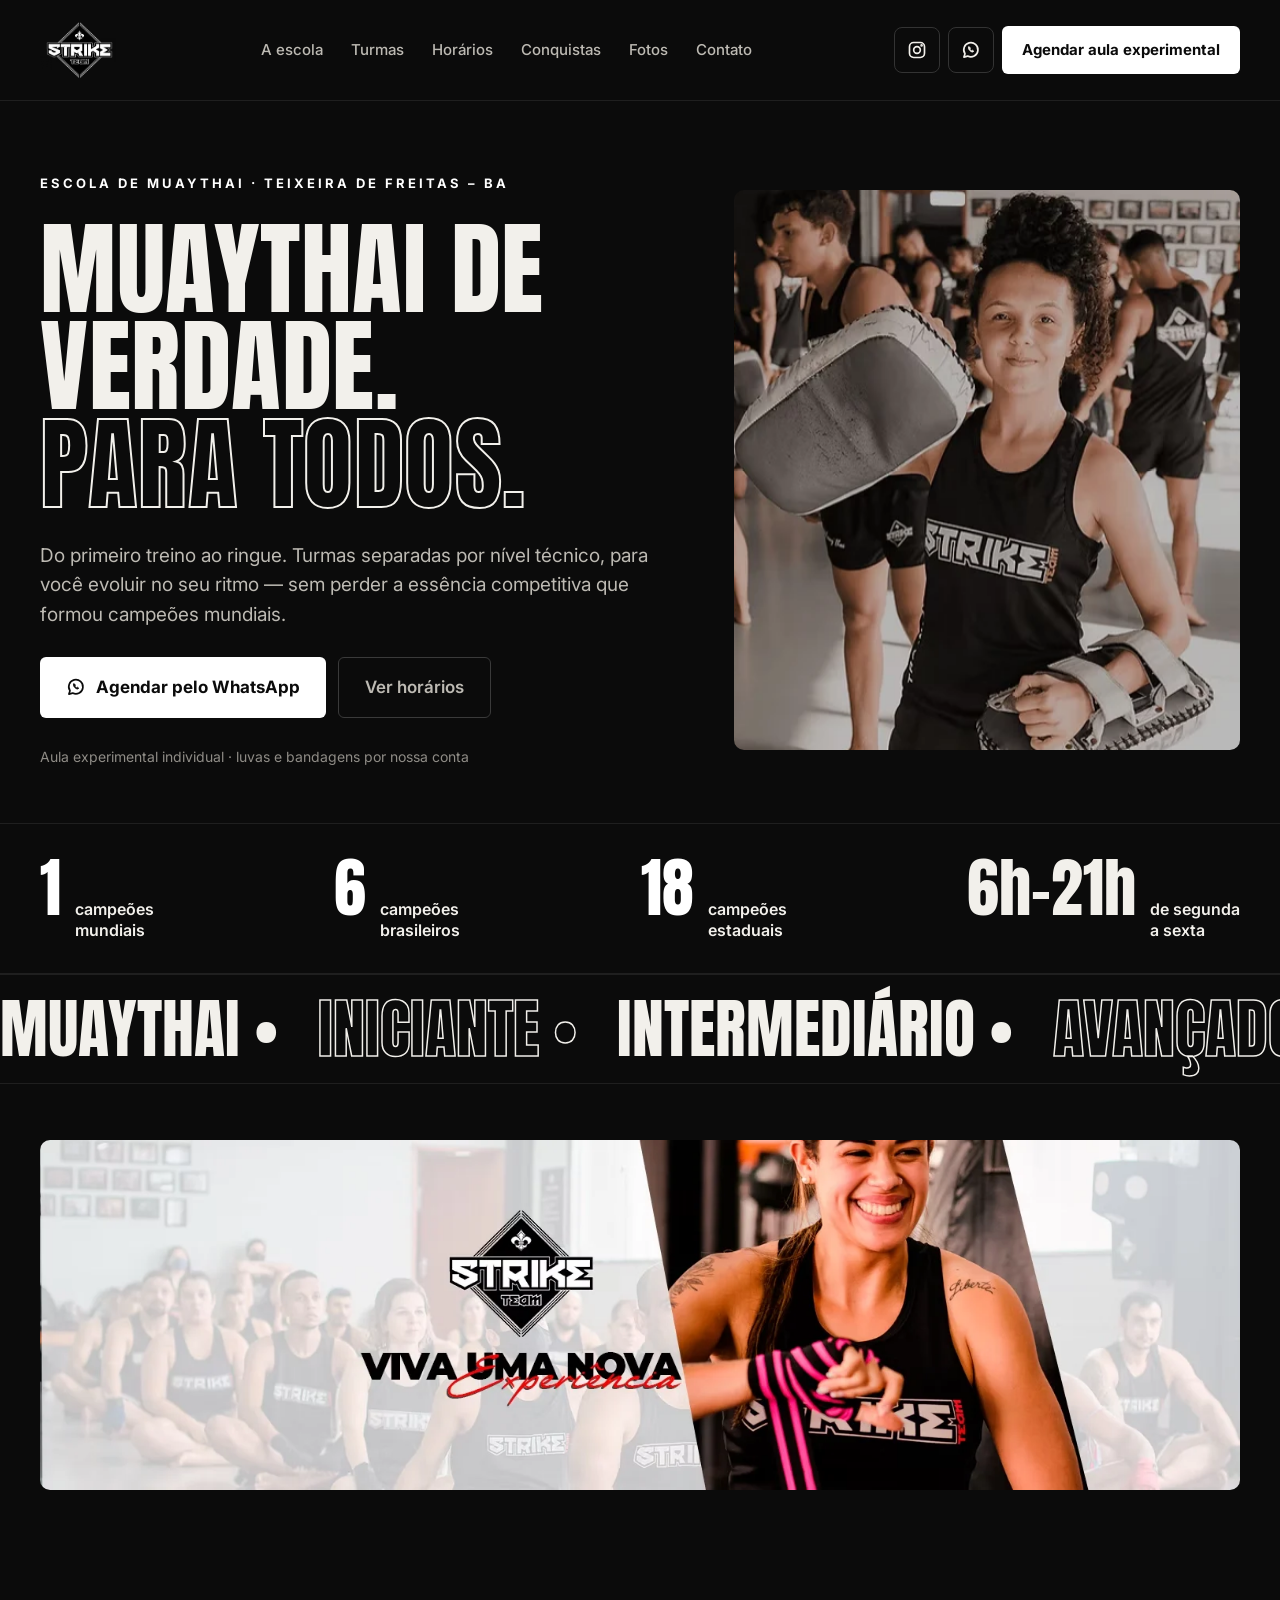
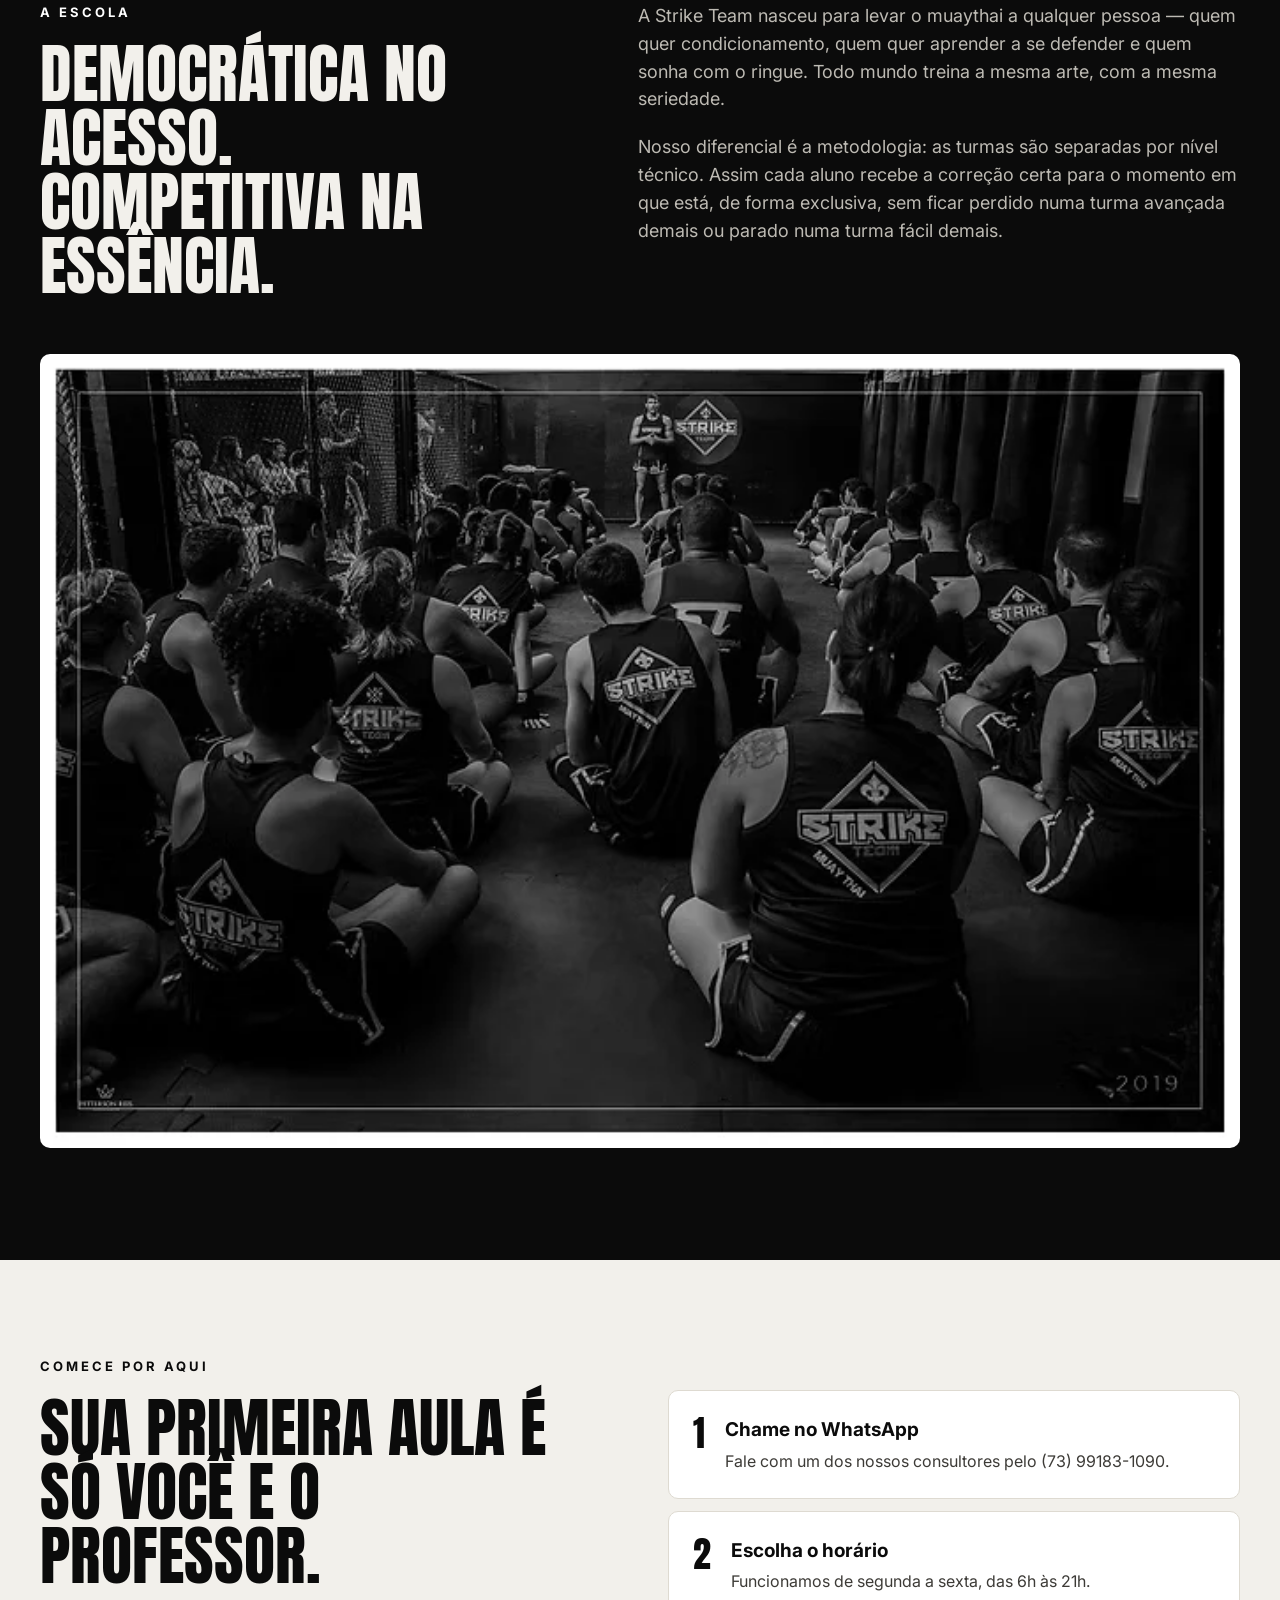
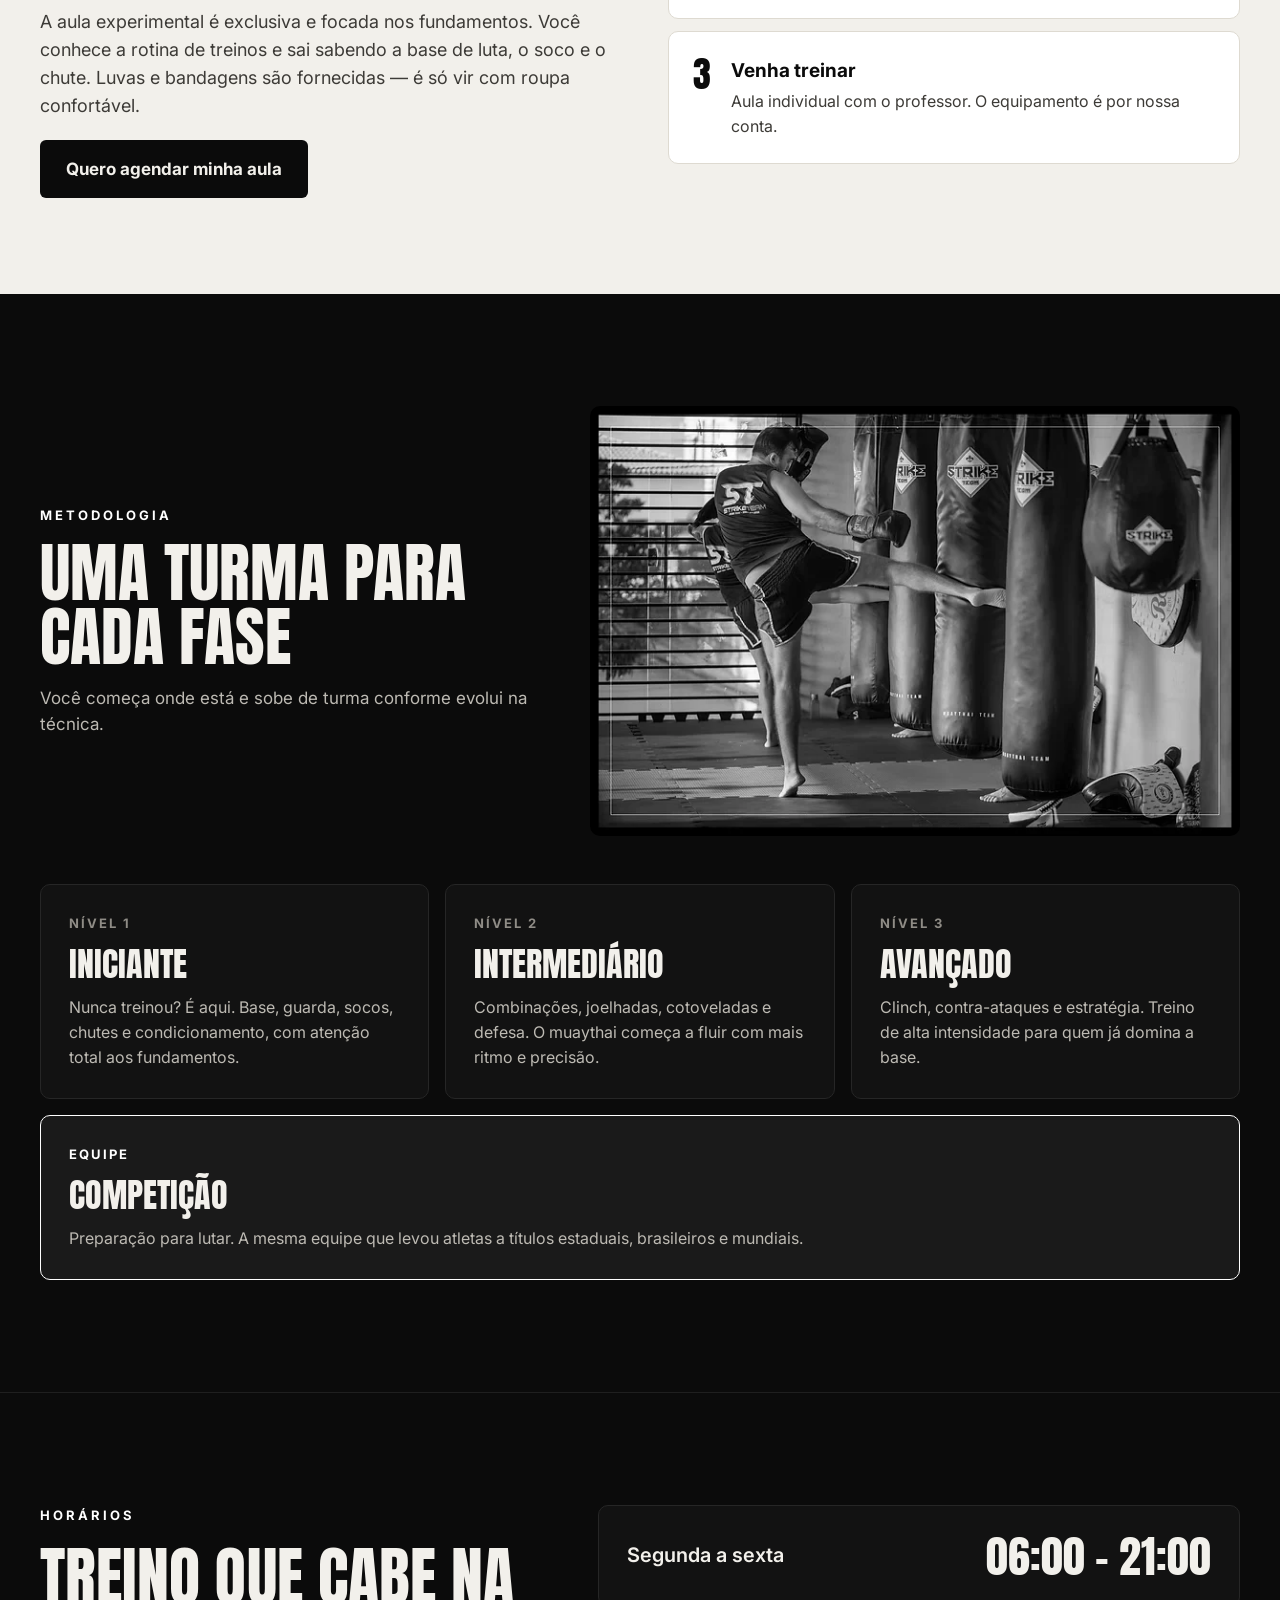
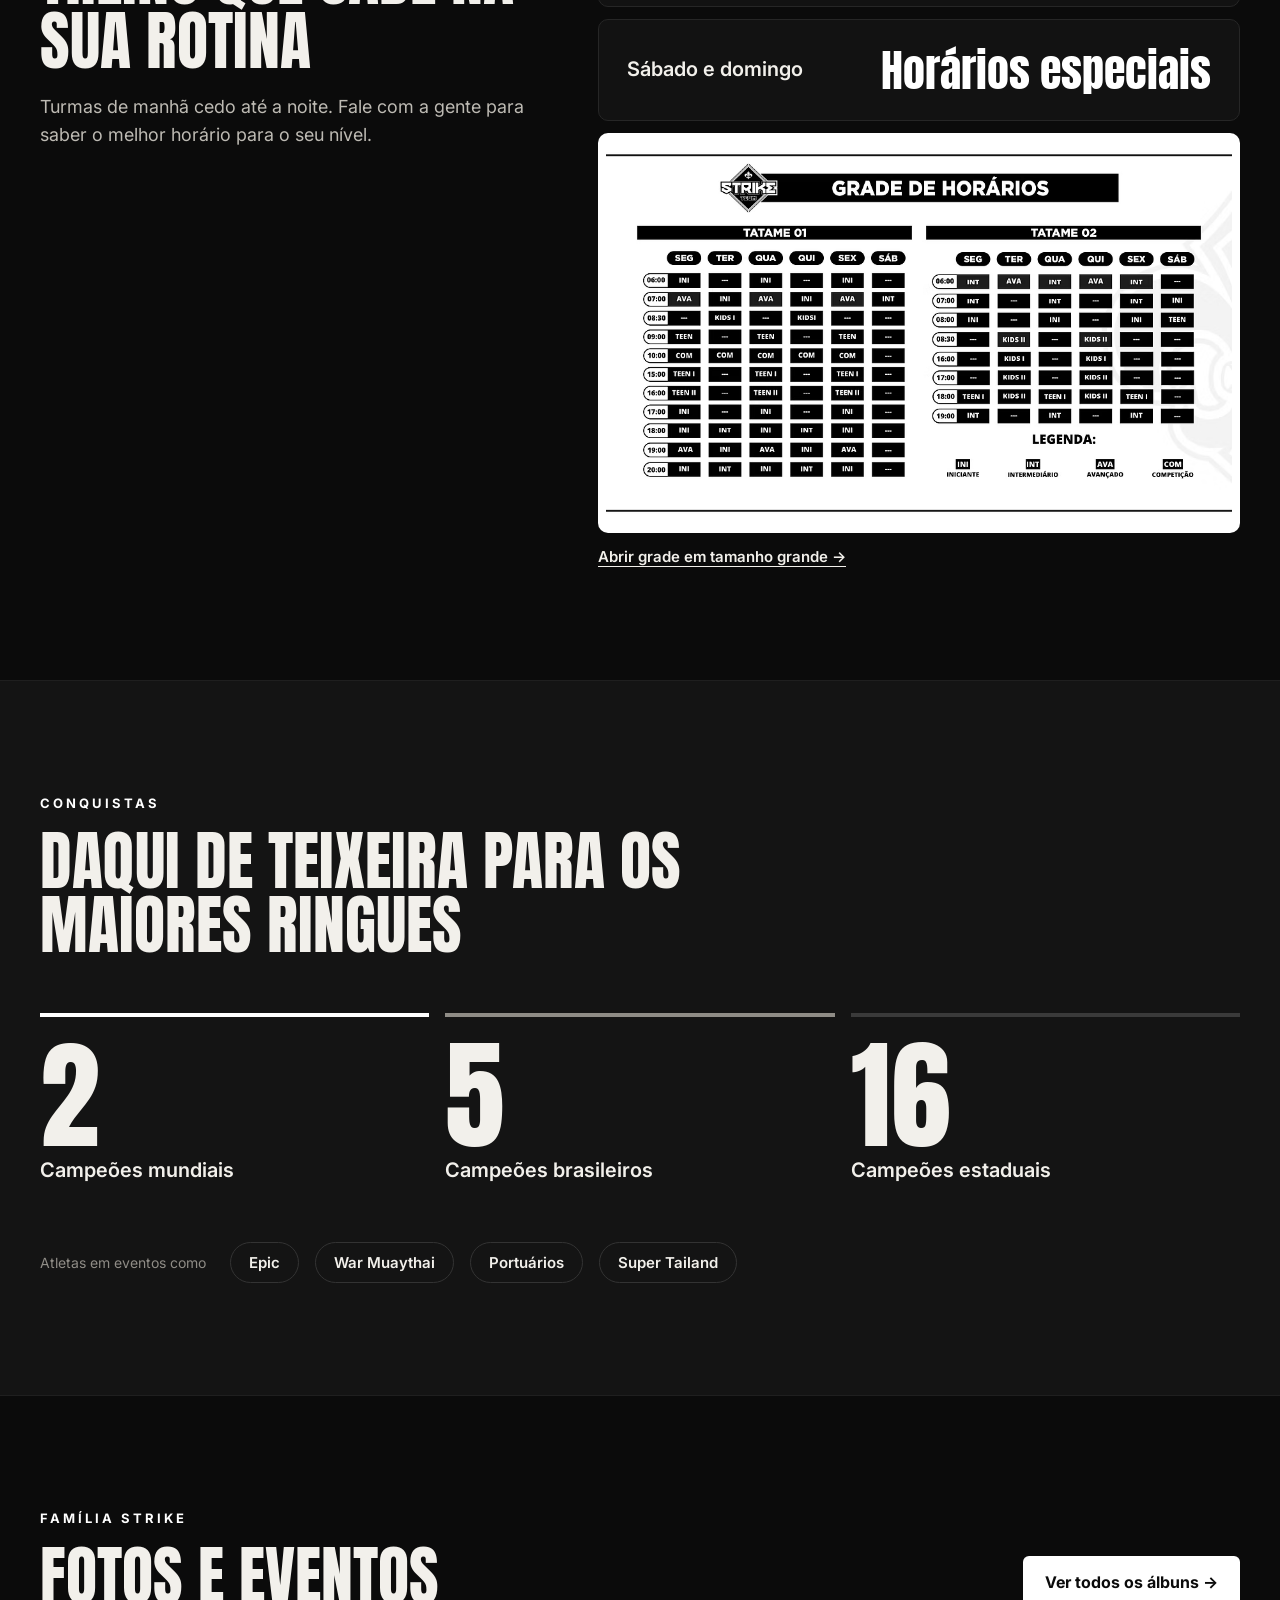
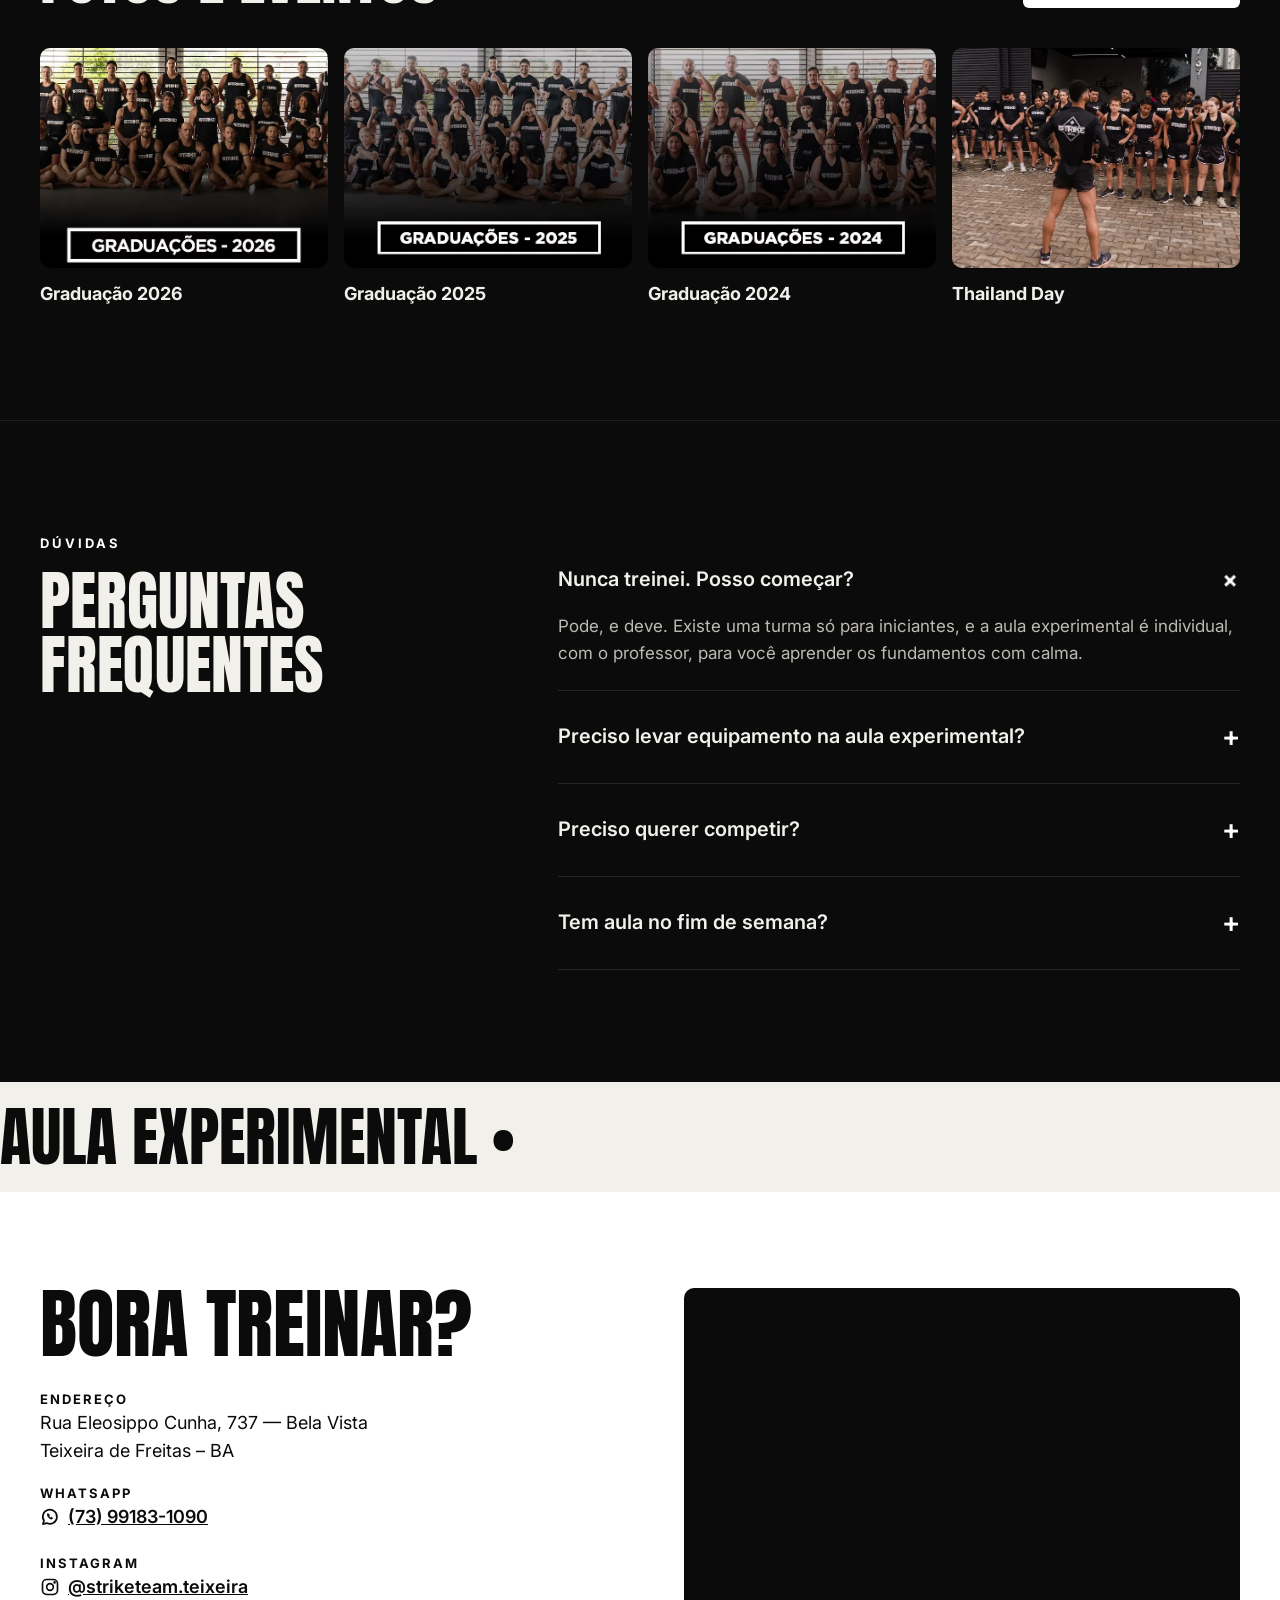
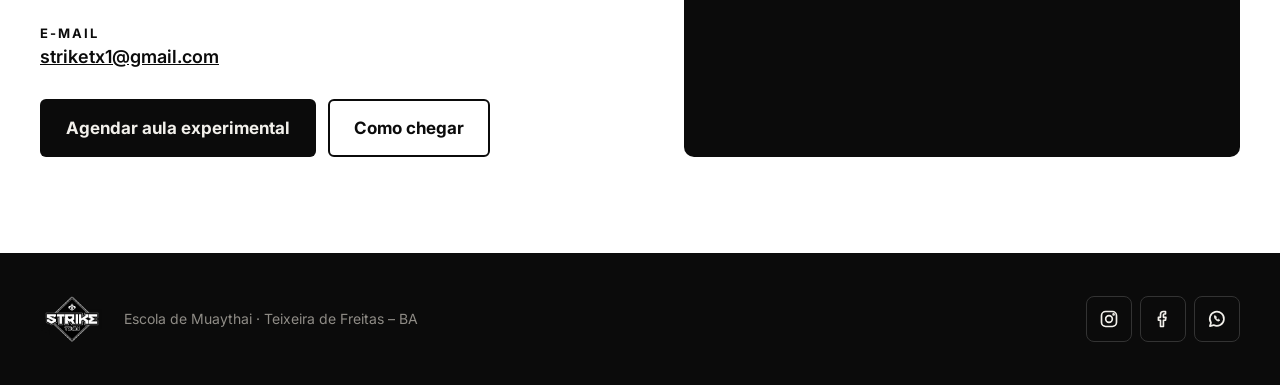
<file: index.html>
<!doctype html>
<html lang="pt-BR">
<head>
<meta charset="utf-8">
<meta name="description" content="Escola de Muaythai Strike Team em Teixeira de Freitas – BA. Turmas por nível, do iniciante à competição. Agende sua aula experimental.">
<title>Strike Team — Escola de Muaythai em Teixeira de Freitas</title>
<meta name="viewport" content="width=device-width, initial-scale=1">
<link rel="icon" href="img/logo.png">

<link rel="preconnect" href="https://fonts.googleapis.com">
<link href="https://fonts.googleapis.com/css2?family=Anton&amp;family=Inter:wght@400;500;600;700&amp;display=swap" rel="stylesheet">
<style>
body{margin:0;background:#0B0B0B}
a{color:#F2F0EB}a:hover{color:#FFFFFF}
.ph{background-color:#161616;background-image:repeating-linear-gradient(135deg,rgba(255,255,255,0.035) 0 2px,transparent 2px 14px);border:1px solid #262626}
.btn-red:hover{background:#D6D3CC !important;color:#0B0B0B !important}
.btn-ghost:hover{border-color:#F2F0EB !important;color:#F2F0EB !important}
.navlink{color:#BDBAB3;text-decoration:none}.navlink:hover{color:#F2F0EB}
.card:hover{border-color:#F2F0EB !important}
.tile:hover .tile-label{text-decoration:underline}
details summary{list-style:none;cursor:pointer}
details summary::-webkit-details-marker{display:none}
details[open] .plus{transform:rotate(45deg)}
.fx-icon{transition:background-color .25s,color .25s,border-color .25s}.fx-icon:hover{background:#F2F0EB;color:#0B0B0B !important;border-color:#F2F0EB !important}
</style>
<script>if(!(window.matchMedia&&matchMedia("(prefers-reduced-motion: reduce)").matches))document.documentElement.classList.add("js")</script>
<link rel="stylesheet" href="fx.css">
</head>
<body>



<div style="width: 100%; background: #0B0B0B; color: #F2F0EB; font-family: Inter, system-ui, sans-serif; font-size: 16px; line-height: 1.55">


<header style="border-bottom: 1px solid #1F1F1F">
<div style="max-width: 1200px; margin: 0 auto; padding: 18px 24px; display: flex; flex-wrap: wrap; align-items: center; justify-content: space-between; gap: 16px 32px">
<a href="#topo" style="display: flex; align-items: center; min-height: 44px">
<img src="img/logo.png" alt="Strike Team — início" style="height: 64px; width: auto; display: block">
</a>
<nav aria-label="Principal" style="display: flex; flex-wrap: wrap; gap: 8px 28px; font-size: 15px; font-weight: 500">
<a class="navlink" href="#escola">A escola</a>
<a class="navlink" href="#turmas">Turmas</a>
<a class="navlink" href="#horarios">Horários</a>
<a class="navlink" href="#conquistas">Conquistas</a>
<a class="navlink" href="fotos.html">Fotos</a>
<a class="navlink" href="#contato">Contato</a>
</nav>
<div style="display: flex; align-items: center; gap: 8px">
<a class="fx-icon" href="https://www.instagram.com/striketeam.teixeira/" target="_blank" rel="noopener" aria-label="Instagram da Strike Team" style="width: 44px; height: 44px; border: 1px solid #333; border-radius: 8px; display: inline-flex; align-items: center; justify-content: center; color: #F2F0EB"><svg aria-hidden="true" width="20" height="20" viewBox="0 0 24 24" fill="none" stroke="currentColor" stroke-width="2" stroke-linecap="round" stroke-linejoin="round"><rect x="3" y="3" width="18" height="18" rx="5"></rect><circle cx="12" cy="12" r="4"></circle><circle cx="17.5" cy="6.5" r="0.6" fill="currentColor"></circle></svg></a>
<a class="fx-icon" href="https://wa.me/5573991831090" target="_blank" rel="noopener" aria-label="WhatsApp da Strike Team" style="width: 44px; height: 44px; border: 1px solid #333; border-radius: 8px; display: inline-flex; align-items: center; justify-content: center; color: #F2F0EB"><svg aria-hidden="true" width="20" height="20" viewBox="0 0 24 24" fill="none" stroke="currentColor" stroke-width="2" stroke-linecap="round" stroke-linejoin="round"><path d="M3.5 20.5l1.3-4A8.5 8.5 0 1 1 8 19.3l-4.5 1.2z"></path><path d="M9 8.6c-.3.9 0 2.4 1.4 3.9 1.5 1.6 3.1 2.1 4 1.9l.8-1.2-1.7-1-.9.8c-.9-.4-1.7-1.2-2.1-2.1l.8-.9-1-1.7L9 8.6z" fill="currentColor" stroke-width="1"></path></svg></a>
<a class="btn-red" href="https://wa.me/5573991831090?text=Ol%C3%A1!%20Quero%20agendar%20minha%20aula%20experimental%20na%20Strike%20Team." style="background: #FFFFFF; color: #0B0B0B; text-decoration: none; font-weight: 700; font-size: 15px; padding: 12px 20px; border-radius: 6px; min-height: 44px; box-sizing: border-box; display: inline-flex; align-items: center">Agendar aula experimental</a>
</div>
</div>
</header>


<section id="topo" style="max-width: 1200px; margin: 0 auto; padding: 72px 24px 56px; display: flex; flex-wrap: wrap; gap: 48px; align-items: center">
<div style="flex: 1 1 520px; min-width: 0; display: flex; flex-direction: column; gap: 28px">
<p style="margin: 0; font-size: 13px; font-weight: 700; letter-spacing: 3px; text-transform: uppercase; color: #FFFFFF">Escola de Muaythai · Teixeira de Freitas – BA</p>
<h1 style="margin: 0; font-family: Anton, Impact, sans-serif; font-weight: 400; font-size: clamp(56px, 8vw, 112px); line-height: 0.95; letter-spacing: 0.5px; text-transform: uppercase">Muaythai de verdade.<br><span style="color: transparent; -webkit-text-stroke: 2px #F2F0EB">Para todos.</span></h1>
<p style="margin: 0; font-size: 19px; color: #BDBAB3; max-width: 34em">Do primeiro treino ao ringue. Turmas separadas por nível técnico, para você evoluir no seu ritmo — sem perder a essência competitiva que formou campeões mundiais.</p>
<div style="display: flex; flex-wrap: wrap; gap: 12px">
<a class="btn-red" href="https://wa.me/5573991831090?text=Ol%C3%A1!%20Quero%20agendar%20minha%20aula%20experimental%20na%20Strike%20Team." style="background: #FFFFFF; color: #0B0B0B; text-decoration: none; font-weight: 700; font-size: 17px; padding: 16px 26px; border-radius: 6px; display: inline-flex; align-items: center; gap: 10px; min-height: 52px; box-sizing: border-box">
<svg aria-hidden="true" width="20" height="20" viewBox="0 0 24 24" fill="none" stroke="currentColor" stroke-width="2" stroke-linecap="round" stroke-linejoin="round"><path d="M3.5 20.5l1.3-4A8.5 8.5 0 1 1 8 19.3l-4.5 1.2z"></path><path d="M9 8.6c-.3.9 0 2.4 1.4 3.9 1.5 1.6 3.1 2.1 4 1.9l.8-1.2-1.7-1-.9.8c-.9-.4-1.7-1.2-2.1-2.1l.8-.9-1-1.7L9 8.6z" fill="currentColor" stroke-width="1"></path></svg>
Agendar pelo WhatsApp</a>
<a class="btn-ghost" href="#horarios" style="border: 1px solid #3A3A3A; color: #BDBAB3; text-decoration: none; font-weight: 600; font-size: 17px; padding: 16px 26px; border-radius: 6px; display: inline-flex; align-items: center; min-height: 52px; box-sizing: border-box">Ver horários</a>
</div>
<p style="margin: 0; font-size: 14px; color: #8F8C86">Aula experimental individual · luvas e bandagens por nossa conta</p>
</div>
<img src="img/aluna.webp" alt="Aluna da Strike Team segurando aparadores no tatame, com a turma treinando ao fundo" style="flex: 1 1 380px; min-width: 0; height: 560px; border-radius: 10px; object-fit: cover; object-position: center 30%; display: block">
</section>


<section aria-label="Resultados" style="border-top: 1px solid #1F1F1F; border-bottom: 1px solid #1F1F1F">
<div style="max-width: 1200px; margin: 0 auto; padding: 32px 24px; display: flex; flex-wrap: wrap; gap: 24px 48px; justify-content: space-between; align-items: center">
<div style="display: flex; align-items: baseline; gap: 14px"><span style="font-family: Anton, Impact, sans-serif; font-size: 64px; line-height: 1; color: #FFFFFF">2</span><span style="font-weight: 600; font-size: 16px; line-height: 1.3">campeões<br>mundiais</span></div>
<div style="display: flex; align-items: baseline; gap: 14px"><span style="font-family: Anton, Impact, sans-serif; font-size: 64px; line-height: 1; color: #FFFFFF">6</span><span style="font-weight: 600; font-size: 16px; line-height: 1.3">campeões<br>brasileiros</span></div>
<div style="display: flex; align-items: baseline; gap: 14px"><span style="font-family: Anton, Impact, sans-serif; font-size: 64px; line-height: 1; color: #FFFFFF">18</span><span style="font-weight: 600; font-size: 16px; line-height: 1.3">campeões<br>estaduais</span></div>
<div style="display: flex; align-items: baseline; gap: 14px"><span style="font-family: Anton, Impact, sans-serif; font-size: 64px; line-height: 1">6h–21h</span><span style="font-weight: 600; font-size: 16px; line-height: 1.3">de segunda<br>a sexta</span></div>
</div>
</section>


<section aria-label="Viva uma nova experiência" style="max-width: 1200px; margin: 0 auto; padding: 56px 24px 0">
<a href="https://wa.me/5573991831090?text=Ol%C3%A1!%20Quero%20agendar%20minha%20aula%20experimental%20na%20Strike%20Team." style="display: block; border-radius: 10px; overflow: hidden">
<img src="img/capa.webp" alt="Strike Team — Viva uma nova experiência. Aluna sorrindo com bandagens rosa e turma ao fundo" style="width: 100%; height: auto; display: block">
</a>
</section>


<section id="escola" style="max-width: 1200px; margin: 0 auto; padding: 112px 24px; display: flex; flex-wrap: wrap; gap: 56px; align-items: flex-start">
<div style="flex: 1 1 420px; min-width: 0; display: flex; flex-direction: column; gap: 20px">
<p style="margin: 0; font-size: 13px; font-weight: 700; letter-spacing: 3px; text-transform: uppercase; color: #FFFFFF">A escola</p>
<h2 style="margin: 0; font-family: Anton, Impact, sans-serif; font-weight: 400; font-size: clamp(40px, 5vw, 64px); line-height: 1; text-transform: uppercase">Democrática no acesso.<br>Competitiva na essência.</h2>
</div>
<div style="flex: 1 1 480px; min-width: 0; display: flex; flex-direction: column; gap: 20px; font-size: 18px; color: #BDBAB3">
<p style="margin: 0">A Strike Team nasceu para levar o muaythai a qualquer pessoa — quem quer condicionamento, quem quer aprender a se defender e quem sonha com o ringue. Todo mundo treina a mesma arte, com a mesma seriedade.</p>
<p style="margin: 0">Nosso diferencial é a metodologia: as turmas são separadas por nível técnico. Assim cada aluno recebe a correção certa para o momento em que está, de forma exclusiva, sem ficar perdido numa turma avançada demais ou parado numa turma fácil demais.</p>
</div>
<img src="img/tatame.webp" alt="Alunos da Strike Team sentados no tatame ouvindo o professor" style="flex: 1 1 100%; width: 100%; min-width: 0; height: auto; border-radius: 10px; display: block">
</section>


<section aria-labelledby="exp-title" style="background: #F2F0EB; color: #0B0B0B">
<div style="max-width: 1200px; margin: 0 auto; padding: 96px 24px; display: flex; flex-wrap: wrap; gap: 56px; align-items: center">
<div style="flex: 1 1 440px; min-width: 0; display: flex; flex-direction: column; gap: 20px">
<p style="margin: 0; font-size: 13px; font-weight: 700; letter-spacing: 3px; text-transform: uppercase; color: #0B0B0B">Comece por aqui</p>
<h2 id="exp-title" style="margin: 0; font-family: Anton, Impact, sans-serif; font-weight: 400; font-size: clamp(40px, 5vw, 64px); line-height: 1; text-transform: uppercase">Sua primeira aula é só você e o professor.</h2>
<p style="margin: 0; font-size: 18px; color: #3D3B37">A aula experimental é exclusiva e focada nos fundamentos. Você conhece a rotina de treinos e sai sabendo a base de luta, o soco e o chute. Luvas e bandagens são fornecidas — é só vir com roupa confortável.</p>
<a href="https://wa.me/5573991831090?text=Ol%C3%A1!%20Quero%20agendar%20minha%20aula%20experimental%20na%20Strike%20Team." style="align-self: flex-start; background: #0B0B0B; color: #F2F0EB; text-decoration: none; font-weight: 700; font-size: 17px; padding: 16px 26px; border-radius: 6px; min-height: 52px; box-sizing: border-box; display: inline-flex; align-items: center">Quero agendar minha aula</a>
</div>
<ol style="flex: 1 1 440px; min-width: 0; margin: 0; padding: 0; list-style: none; display: flex; flex-direction: column; gap: 12px">
<li style="display: flex; gap: 20px; align-items: flex-start; background: #FFFFFF; border: 1px solid #DEDAD1; border-radius: 10px; padding: 24px">
<span style="font-family: Anton, Impact, sans-serif; font-size: 36px; line-height: 1; color: #0B0B0B">01</span>
<div><h3 style="margin: 0 0 4px; font-size: 19px; font-weight: 700">Chame no WhatsApp</h3><p style="margin: 0; color: #3D3B37">Fale com um dos nossos consultores pelo (73) 99183-1090.</p></div>
</li>
<li style="display: flex; gap: 20px; align-items: flex-start; background: #FFFFFF; border: 1px solid #DEDAD1; border-radius: 10px; padding: 24px">
<span style="font-family: Anton, Impact, sans-serif; font-size: 36px; line-height: 1; color: #0B0B0B">02</span>
<div><h3 style="margin: 0 0 4px; font-size: 19px; font-weight: 700">Escolha o horário</h3><p style="margin: 0; color: #3D3B37">Funcionamos de segunda a sexta, das 6h às 21h.</p></div>
</li>
<li style="display: flex; gap: 20px; align-items: flex-start; background: #FFFFFF; border: 1px solid #DEDAD1; border-radius: 10px; padding: 24px">
<span style="font-family: Anton, Impact, sans-serif; font-size: 36px; line-height: 1; color: #0B0B0B">03</span>
<div><h3 style="margin: 0 0 4px; font-size: 19px; font-weight: 700">Venha treinar</h3><p style="margin: 0; color: #3D3B37">Aula individual com o professor. O equipamento é por nossa conta.</p></div>
</li>
</ol>
</div>
</section>


<section id="turmas" style="max-width: 1200px; margin: 0 auto; padding: 112px 24px; display: flex; flex-direction: column; gap: 48px">
<div style="display: flex; flex-wrap: wrap; gap: 40px; justify-content: space-between; align-items: center">
<div style="flex: 1 1 380px; min-width: 0; display: flex; flex-direction: column; gap: 16px">
<p style="margin: 0; font-size: 13px; font-weight: 700; letter-spacing: 3px; text-transform: uppercase; color: #FFFFFF">Metodologia</p>
<h2 style="margin: 0; font-family: Anton, Impact, sans-serif; font-weight: 400; font-size: clamp(40px, 5vw, 64px); line-height: 1; text-transform: uppercase">Uma turma para cada fase</h2>
<p style="margin: 0; color: #BDBAB3; font-size: 17px">Você começa onde está e sobe de turma conforme evolui na técnica.</p>
</div>
<img src="img/metodologia.webp" alt="Atleta da Strike Team chutando o saco de pancada" style="flex: 1 1 520px; min-width: 0; width: 100%; height: auto; border-radius: 10px; display: block">
</div>
<div style="display: flex; flex-wrap: wrap; gap: 16px">
<article class="card" style="flex: 1 1 240px; min-width: 0; border: 1px solid #262626; border-radius: 10px; padding: 28px; display: flex; flex-direction: column; gap: 14px; background: #121212">
<span style="font-size: 13px; font-weight: 700; letter-spacing: 2px; color: #8F8C86">NÍVEL 1</span>
<h3 style="margin: 0; font-family: Anton, Impact, sans-serif; font-weight: 400; font-size: 34px; text-transform: uppercase; line-height: 1">Iniciante</h3>
<p style="margin: 0; color: #BDBAB3">Nunca treinou? É aqui. Base, guarda, socos, chutes e condicionamento, com atenção total aos fundamentos.</p>
</article>
<article class="card" style="flex: 1 1 240px; min-width: 0; border: 1px solid #262626; border-radius: 10px; padding: 28px; display: flex; flex-direction: column; gap: 14px; background: #121212">
<span style="font-size: 13px; font-weight: 700; letter-spacing: 2px; color: #8F8C86">NÍVEL 2</span>
<h3 style="margin: 0; font-family: Anton, Impact, sans-serif; font-weight: 400; font-size: 34px; text-transform: uppercase; line-height: 1">Intermediário</h3>
<p style="margin: 0; color: #BDBAB3">Combinações, joelhadas, cotoveladas e defesa. O muaythai começa a fluir com mais ritmo e precisão.</p>
</article>
<article class="card" style="flex: 1 1 240px; min-width: 0; border: 1px solid #262626; border-radius: 10px; padding: 28px; display: flex; flex-direction: column; gap: 14px; background: #121212">
<span style="font-size: 13px; font-weight: 700; letter-spacing: 2px; color: #8F8C86">NÍVEL 3</span>
<h3 style="margin: 0; font-family: Anton, Impact, sans-serif; font-weight: 400; font-size: 34px; text-transform: uppercase; line-height: 1">Avançado</h3>
<p style="margin: 0; color: #BDBAB3">Clinch, contra-ataques e estratégia. Treino de alta intensidade para quem já domina a base.</p>
</article>
<article class="card" style="flex: 1 1 240px; min-width: 0; border: 1px solid #FFFFFF; border-radius: 10px; padding: 28px; display: flex; flex-direction: column; gap: 14px; background: #1A1A1A">
<span style="font-size: 13px; font-weight: 700; letter-spacing: 2px; color: #FFFFFF">EQUIPE</span>
<h3 style="margin: 0; font-family: Anton, Impact, sans-serif; font-weight: 400; font-size: 34px; text-transform: uppercase; line-height: 1">Competição</h3>
<p style="margin: 0; color: #BDBAB3">Preparação para lutar. A mesma equipe que levou atletas a títulos estaduais, brasileiros e mundiais.</p>
</article>
</div>
</section>


<section id="horarios" style="border-top: 1px solid #1F1F1F">
<div style="max-width: 1200px; margin: 0 auto; padding: 112px 24px; display: flex; flex-wrap: wrap; gap: 56px; align-items: flex-start">
<div style="flex: 1 1 380px; min-width: 0; display: flex; flex-direction: column; gap: 20px">
<p style="margin: 0; font-size: 13px; font-weight: 700; letter-spacing: 3px; text-transform: uppercase; color: #FFFFFF">Horários</p>
<h2 style="margin: 0; font-family: Anton, Impact, sans-serif; font-weight: 400; font-size: clamp(40px, 5vw, 64px); line-height: 1; text-transform: uppercase">Treino que cabe na sua rotina</h2>
<p style="margin: 0; font-size: 18px; color: #BDBAB3">Turmas de manhã cedo até a noite. Fale com a gente para saber o melhor horário para o seu nível.</p>
</div>
<div style="flex: 1 1 520px; min-width: 0; display: flex; flex-direction: column; gap: 12px">
<div style="display: flex; flex-wrap: wrap; justify-content: space-between; align-items: center; gap: 12px; border: 1px solid #262626; border-radius: 10px; padding: 28px; background: #121212">
<span style="font-size: 20px; font-weight: 600">Segunda a sexta</span>
<span style="font-family: Anton, Impact, sans-serif; font-size: 44px; line-height: 1">06:00 – 21:00</span>
</div>
<div style="display: flex; flex-wrap: wrap; justify-content: space-between; align-items: center; gap: 12px; border: 1px solid #262626; border-radius: 10px; padding: 28px; background: #121212">
<span style="font-size: 20px; font-weight: 600">Sábado e domingo</span>
<span style="font-family: Anton, Impact, sans-serif; font-size: 44px; line-height: 1; color: #FFFFFF">Horários especiais</span>
</div>
<a href="img/grade.png" target="_blank" style="display: block; background: #FFFFFF; border-radius: 10px; padding: 8px; text-decoration: none">
<img src="img/grade.png" alt="Grade de horários da Strike Team: Tatame 01 e Tatame 02, de segunda a sábado, com turmas iniciante, intermediário, avançado, competição, kids e teen" style="width: 100%; height: auto; display: block">
</a>
<a href="img/grade.png" style="font-size: 15px; font-weight: 600; text-underline-offset: 4px; align-self: flex-start">Abrir grade em tamanho grande →</a>
</div>
</div>
</section>


<section id="conquistas" style="background: #141414; border-top: 1px solid #1F1F1F; border-bottom: 1px solid #1F1F1F">
<div style="max-width: 1200px; margin: 0 auto; padding: 112px 24px; display: flex; flex-direction: column; gap: 56px">
<div style="display: flex; flex-direction: column; gap: 16px; max-width: 760px">
<p style="margin: 0; font-size: 13px; font-weight: 700; letter-spacing: 3px; text-transform: uppercase; color: #FFFFFF">Conquistas</p>
<h2 style="margin: 0; font-family: Anton, Impact, sans-serif; font-weight: 400; font-size: clamp(40px, 5vw, 64px); line-height: 1; text-transform: uppercase">Daqui de Teixeira para os maiores ringues</h2>
</div>
<div style="display: flex; flex-wrap: wrap; gap: 16px">
<div style="flex: 1 1 280px; min-width: 0; border-top: 4px solid #FFFFFF; padding-top: 24px; display: flex; flex-direction: column; gap: 6px">
<span style="font-family: Anton, Impact, sans-serif; font-size: 120px; line-height: 0.9">2</span>
<span style="font-size: 20px; font-weight: 600">Campeões mundiais</span>
</div>
<div style="flex: 1 1 280px; min-width: 0; border-top: 4px solid #8F8C86; padding-top: 24px; display: flex; flex-direction: column; gap: 6px">
<span style="font-family: Anton, Impact, sans-serif; font-size: 120px; line-height: 0.9">6</span>
<span style="font-size: 20px; font-weight: 600">Campeões brasileiros</span>
</div>
<div style="flex: 1 1 280px; min-width: 0; border-top: 4px solid #3A3A3A; padding-top: 24px; display: flex; flex-direction: column; gap: 6px">
<span style="font-family: Anton, Impact, sans-serif; font-size: 120px; line-height: 0.9">18</span>
<span style="font-size: 20px; font-weight: 600">Campeões estaduais</span>
</div>
</div>
<div style="display: flex; flex-wrap: wrap; align-items: center; gap: 12px 16px">
<span style="font-size: 14px; color: #8F8C86; margin-right: 8px">Atletas em eventos como</span>
<span style="border: 1px solid #333; border-radius: 999px; padding: 8px 18px; font-weight: 600; font-size: 15px">Epic</span>
<span style="border: 1px solid #333; border-radius: 999px; padding: 8px 18px; font-weight: 600; font-size: 15px">War Muaythai</span>
<span style="border: 1px solid #333; border-radius: 999px; padding: 8px 18px; font-weight: 600; font-size: 15px">Portuários</span>
<span style="border: 1px solid #333; border-radius: 999px; padding: 8px 18px; font-weight: 600; font-size: 15px">Super Tailand</span>
</div>
</div>
</section>


<section id="fotos" style="max-width: 1200px; margin: 0 auto; padding: 112px 24px; display: flex; flex-direction: column; gap: 40px">
<div style="display: flex; flex-wrap: wrap; gap: 24px; justify-content: space-between; align-items: flex-end">
<div style="display: flex; flex-direction: column; gap: 16px">
<p style="margin: 0; font-size: 13px; font-weight: 700; letter-spacing: 3px; text-transform: uppercase; color: #FFFFFF">Família Strike</p>
<h2 style="margin: 0; font-family: Anton, Impact, sans-serif; font-weight: 400; font-size: clamp(40px, 5vw, 64px); line-height: 1; text-transform: uppercase">Fotos e eventos</h2>
</div>
<a href="fotos.html" style="background: #FFFFFF; color: #0B0B0B; text-decoration: none; font-weight: 700; font-size: 16px; padding: 14px 22px; border-radius: 6px; min-height: 48px; box-sizing: border-box; display: inline-flex; align-items: center">Ver todos os álbuns →</a>
</div>
<div style="display: flex; flex-wrap: wrap; gap: 16px">
<a class="tile" href="fotos.html" style="flex: 1 1 260px; min-width: 0; text-decoration: none; color: #F2F0EB; display: flex; flex-direction: column; gap: 12px">
<img src="img/graduacao-2026.webp" alt="Turma da graduação 2026 da Strike Team" style="width: 100%; height: 220px; object-fit: cover; object-position: center top; border-radius: 10px; display: block">
<span class="tile-label" style="font-weight: 700; font-size: 18px">Graduação 2026</span>
</a>
<a class="tile" href="fotos.html" style="flex: 1 1 260px; min-width: 0; text-decoration: none; color: #F2F0EB; display: flex; flex-direction: column; gap: 12px">
<img src="img/graduacao-2025.webp" alt="Turma da graduação 2025 da Strike Team" style="width: 100%; height: 220px; object-fit: cover; object-position: center top; border-radius: 10px; display: block">
<span class="tile-label" style="font-weight: 700; font-size: 18px">Graduação 2025</span>
</a>
<a class="tile" href="fotos.html" style="flex: 1 1 260px; min-width: 0; text-decoration: none; color: #F2F0EB; display: flex; flex-direction: column; gap: 12px">
<img src="img/graduacao-2024.webp" alt="Turma da graduação 2024 da Strike Team" style="width: 100%; height: 220px; object-fit: cover; object-position: center top; border-radius: 10px; display: block">
<span class="tile-label" style="font-weight: 700; font-size: 18px">Graduação 2024</span>
</a>
<a class="tile" href="fotos.html" style="flex: 1 1 260px; min-width: 0; text-decoration: none; color: #F2F0EB; display: flex; flex-direction: column; gap: 12px">
<img src="img/thailand-day.webp" alt="Alunos da Strike Team aquecendo em frente à academia no Thailand Day" style="width: 100%; height: 220px; object-fit: cover; border-radius: 10px; display: block">
<span class="tile-label" style="font-weight: 700; font-size: 18px">Thailand Day</span>
</a>
</div>
</section>


<section aria-labelledby="faq-title" style="border-top: 1px solid #1F1F1F">
<div style="max-width: 1200px; margin: 0 auto; padding: 112px 24px; display: flex; flex-wrap: wrap; gap: 56px; align-items: flex-start">
<div style="flex: 1 1 340px; min-width: 0; display: flex; flex-direction: column; gap: 16px">
<p style="margin: 0; font-size: 13px; font-weight: 700; letter-spacing: 3px; text-transform: uppercase; color: #FFFFFF">Dúvidas</p>
<h2 id="faq-title" style="margin: 0; font-family: Anton, Impact, sans-serif; font-weight: 400; font-size: clamp(40px, 5vw, 64px); line-height: 1; text-transform: uppercase">Perguntas frequentes</h2>
</div>
<div style="flex: 1 1 560px; min-width: 0; display: flex; flex-direction: column">
<details style="border-bottom: 1px solid #262626; padding: 24px 0" open>
<summary style="display: flex; justify-content: space-between; align-items: center; gap: 16px; font-size: 20px; font-weight: 600; min-height: 44px">Nunca treinei. Posso começar?<span class="plus" aria-hidden="true" style="font-size: 28px; color: #FFFFFF; transition: transform .2s">+</span></summary>
<p style="margin: 12px 0 0; color: #BDBAB3; font-size: 17px">Pode, e deve. Existe uma turma só para iniciantes, e a aula experimental é individual, com o professor, para você aprender os fundamentos com calma.</p>
</details>
<details style="border-bottom: 1px solid #262626; padding: 24px 0">
<summary style="display: flex; justify-content: space-between; align-items: center; gap: 16px; font-size: 20px; font-weight: 600; min-height: 44px">Preciso levar equipamento na aula experimental?<span class="plus" aria-hidden="true" style="font-size: 28px; color: #FFFFFF; transition: transform .2s">+</span></summary>
<p style="margin: 12px 0 0; color: #BDBAB3; font-size: 17px">Não. Luvas e bandagens são fornecidas pela escola. Venha com roupa confortável e uma garrafa de água.</p>
</details>
<details style="border-bottom: 1px solid #262626; padding: 24px 0">
<summary style="display: flex; justify-content: space-between; align-items: center; gap: 16px; font-size: 20px; font-weight: 600; min-height: 44px">Preciso querer competir?<span class="plus" aria-hidden="true" style="font-size: 28px; color: #FFFFFF; transition: transform .2s">+</span></summary>
<p style="margin: 12px 0 0; color: #BDBAB3; font-size: 17px">Não. A maioria treina por saúde, condicionamento e defesa pessoal. A turma de competição existe para quem quiser ir além.</p>
</details>
<details style="border-bottom: 1px solid #262626; padding: 24px 0">
<summary style="display: flex; justify-content: space-between; align-items: center; gap: 16px; font-size: 20px; font-weight: 600; min-height: 44px">Tem aula no fim de semana?<span class="plus" aria-hidden="true" style="font-size: 28px; color: #FFFFFF; transition: transform .2s">+</span></summary>
<p style="margin: 12px 0 0; color: #BDBAB3; font-size: 17px">Sábados e domingos têm horários especiais. Chame no WhatsApp para saber a programação da semana.</p>
</details>
</div>
</div>
</section>


<section id="contato" style="background: #FFFFFF; color: #0B0B0B">
<div style="max-width: 1200px; margin: 0 auto; padding: 96px 24px; display: flex; flex-wrap: wrap; gap: 48px; align-items: stretch">
<div style="flex: 1 1 460px; min-width: 0; display: flex; flex-direction: column; gap: 28px">
<h2 style="margin: 0; font-family: Anton, Impact, sans-serif; font-weight: 400; font-size: clamp(48px, 6vw, 88px); line-height: 0.95; text-transform: uppercase">Bora treinar?</h2>
<div style="display: flex; flex-direction: column; gap: 18px; font-size: 18px">
<div><span style="display: block; font-size: 13px; font-weight: 700; letter-spacing: 2px">ENDEREÇO</span>Rua Eleosippo Cunha, 737 — Bela Vista<br>Teixeira de Freitas – BA</div>
<div><span style="display: block; font-size: 13px; font-weight: 700; letter-spacing: 2px">WHATSAPP</span><a href="https://wa.me/5573991831090" target="_blank" rel="noopener" style="color: #0B0B0B; font-weight: 600; display: inline-flex; align-items: center; gap: 8px"><svg aria-hidden="true" width="20" height="20" viewBox="0 0 24 24" fill="none" stroke="currentColor" stroke-width="2" stroke-linecap="round" stroke-linejoin="round"><path d="M3.5 20.5l1.3-4A8.5 8.5 0 1 1 8 19.3l-4.5 1.2z"></path><path d="M9 8.6c-.3.9 0 2.4 1.4 3.9 1.5 1.6 3.1 2.1 4 1.9l.8-1.2-1.7-1-.9.8c-.9-.4-1.7-1.2-2.1-2.1l.8-.9-1-1.7L9 8.6z" fill="currentColor" stroke-width="1"></path></svg>(73) 99183-1090</a></div>
<div><span style="display: block; font-size: 13px; font-weight: 700; letter-spacing: 2px">INSTAGRAM</span><a href="https://www.instagram.com/striketeam.teixeira/" target="_blank" rel="noopener" style="color: #0B0B0B; font-weight: 600; display: inline-flex; align-items: center; gap: 8px"><svg aria-hidden="true" width="20" height="20" viewBox="0 0 24 24" fill="none" stroke="currentColor" stroke-width="2" stroke-linecap="round" stroke-linejoin="round"><rect x="3" y="3" width="18" height="18" rx="5"></rect><circle cx="12" cy="12" r="4"></circle><circle cx="17.5" cy="6.5" r="0.6" fill="currentColor"></circle></svg>@striketeam.teixeira</a></div>
<div><span style="display: block; font-size: 13px; font-weight: 700; letter-spacing: 2px">E-MAIL</span><a href="mailto:striketx1@gmail.com" style="color: #0B0B0B; font-weight: 600">striketx1@gmail.com</a></div>
</div>
<div style="display: flex; flex-wrap: wrap; gap: 12px">
<a href="https://wa.me/5573991831090?text=Ol%C3%A1!%20Quero%20agendar%20minha%20aula%20experimental%20na%20Strike%20Team." style="background: #0B0B0B; color: #F2F0EB; text-decoration: none; font-weight: 700; font-size: 17px; padding: 16px 26px; border-radius: 6px; min-height: 52px; box-sizing: border-box; display: inline-flex; align-items: center">Agendar aula experimental</a>
<a href="https://www.google.com/maps/dir/?api=1&amp;destination=-17.5389831,-39.7350851" style="border: 2px solid #0B0B0B; color: #0B0B0B; text-decoration: none; font-weight: 700; font-size: 17px; padding: 14px 24px; border-radius: 6px; min-height: 52px; box-sizing: border-box; display: inline-flex; align-items: center">Como chegar</a>
</div>
</div>
<div style="flex: 1 1 420px; min-width: 0; min-height: 380px; border-radius: 10px; overflow: hidden; background: #0B0B0B"><iframe title="Mapa: Strike Team Teixeira de Freitas" src="https://www.google.com/maps?q=-17.5389831,-39.7350851&amp;z=17&amp;output=embed" width="100%" height="100%" style="border:0; display:block; min-height:380px" loading="lazy" allowfullscreen referrerpolicy="no-referrer-when-downgrade"></iframe></div>
</div>
</section>


<footer style="max-width: 1200px; margin: 0 auto; padding: 40px 24px; display: flex; flex-wrap: wrap; justify-content: space-between; align-items: center; gap: 20px; font-size: 14px; color: #8F8C86">
<div style="display: flex; align-items: center; gap: 8px">
<img src="img/logo.png" alt="Strike Team" style="height: 52px; width: auto; display: block">
<span style="margin-left: 12px">Escola de Muaythai · Teixeira de Freitas – BA</span>
</div>
<div style="display: flex; gap: 8px">
<a href="https://www.instagram.com/striketeam.teixeira/" aria-label="Instagram da Strike Team" style="width: 44px; height: 44px; border: 1px solid #333; border-radius: 8px; display: inline-flex; align-items: center; justify-content: center">
<svg aria-hidden="true" width="20" height="20" viewBox="0 0 24 24" fill="none" stroke="currentColor" stroke-width="2" stroke-linecap="round" stroke-linejoin="round"><rect x="3" y="3" width="18" height="18" rx="5"></rect><circle cx="12" cy="12" r="4"></circle><circle cx="17.5" cy="6.5" r="0.6" fill="currentColor"></circle></svg>
</a>
<a href="https://facebook.com/striketeam.tx" aria-label="Facebook da Strike Team" style="width: 44px; height: 44px; border: 1px solid #333; border-radius: 8px; display: inline-flex; align-items: center; justify-content: center">
<svg aria-hidden="true" width="20" height="20" viewBox="0 0 24 24" fill="none" stroke="currentColor" stroke-width="2" stroke-linecap="round" stroke-linejoin="round"><path d="M15 3h-2.5A3.5 3.5 0 0 0 9 6.5V10H6.5v3.5H9V21h3.5v-7.5H15l.5-3.5h-3V7a1 1 0 0 1 1-1H15z"></path></svg>
</a>
<a href="https://wa.me/5573991831090" aria-label="WhatsApp da Strike Team" style="width: 44px; height: 44px; border: 1px solid #333; border-radius: 8px; display: inline-flex; align-items: center; justify-content: center">
<svg aria-hidden="true" width="20" height="20" viewBox="0 0 24 24" fill="none" stroke="currentColor" stroke-width="2" stroke-linecap="round" stroke-linejoin="round"><path d="M3.5 20.5l1.3-4A8.5 8.5 0 1 1 8 19.3l-4.5 1.2z"></path><path d="M9 8.6c-.3.9 0 2.4 1.4 3.9 1.5 1.6 3.1 2.1 4 1.9l.8-1.2-1.7-1-.9.8c-.9-.4-1.7-1.2-2.1-2.1l.8-.9-1-1.7L9 8.6z" fill="currentColor" stroke-width="1"></path></svg>
</a>
</div>
</footer>

</div>


<script src="fx.js"></script>
</body>
</html>
</file>
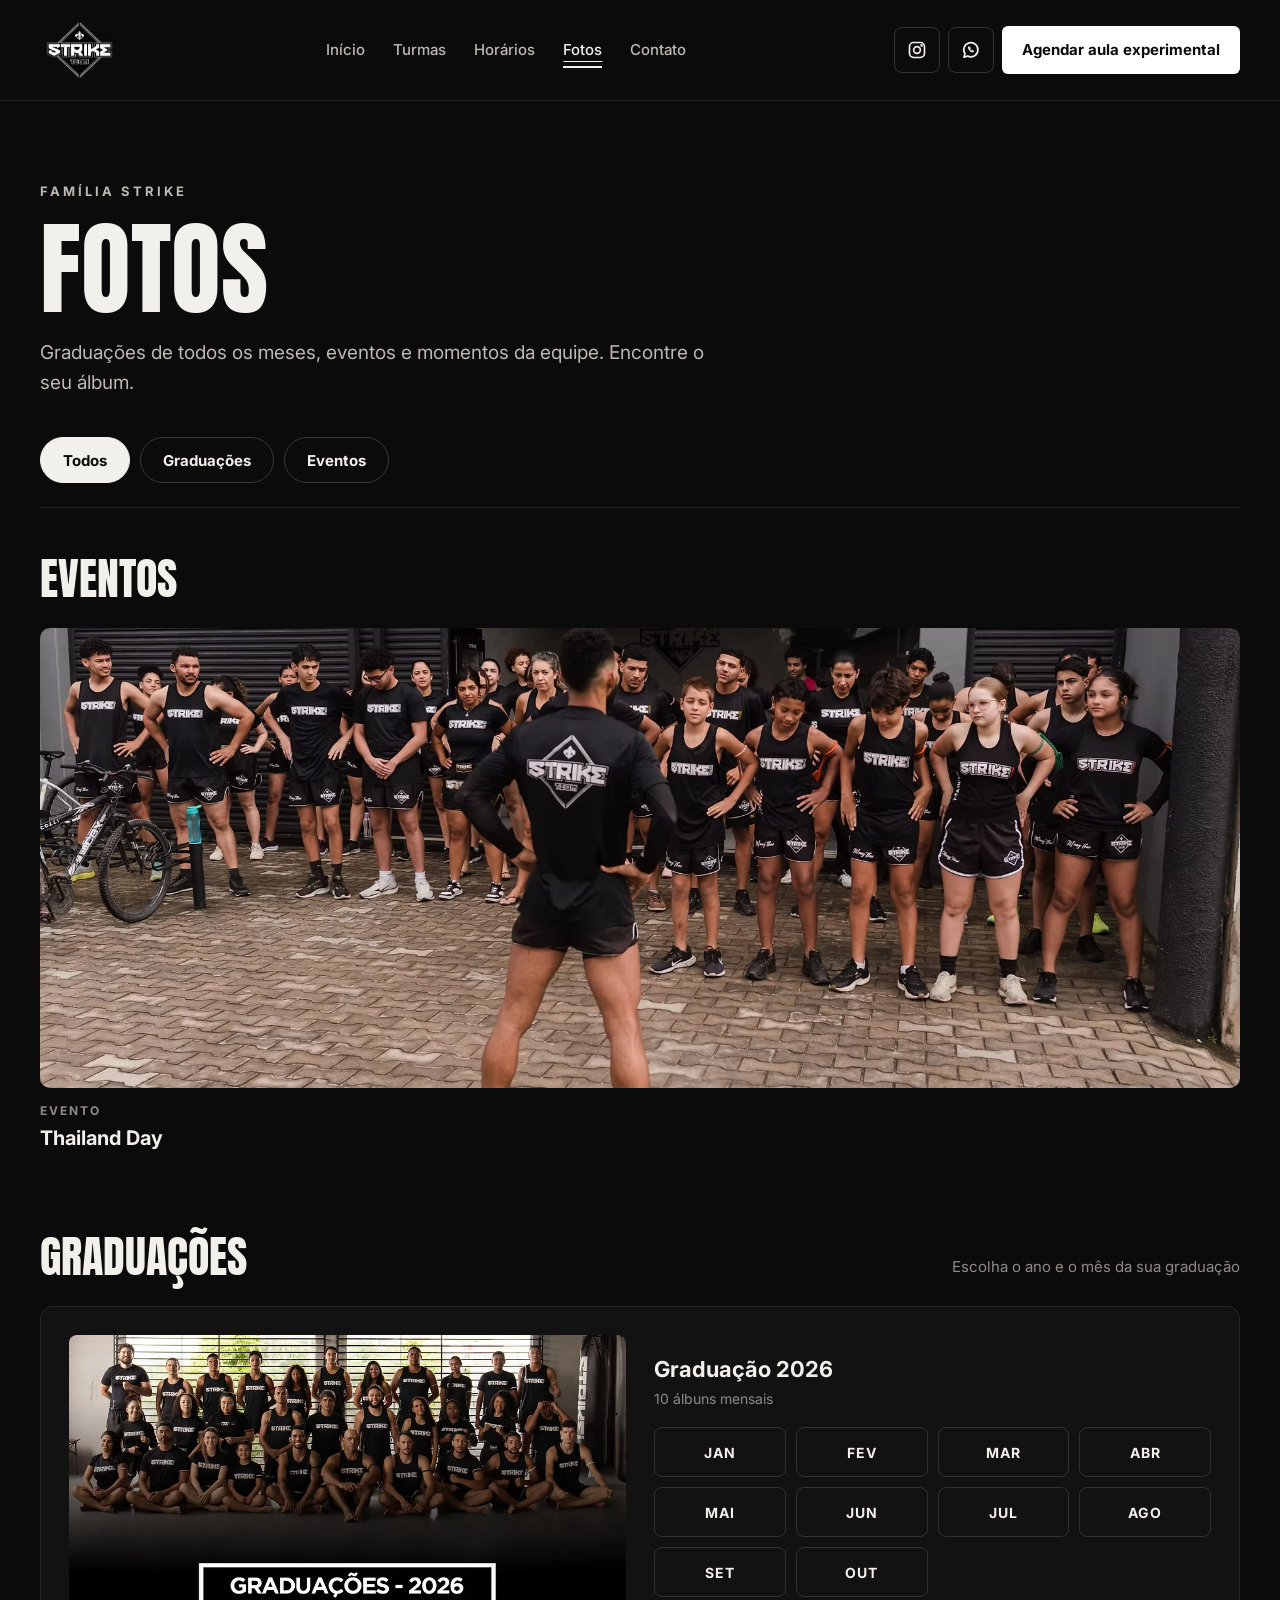
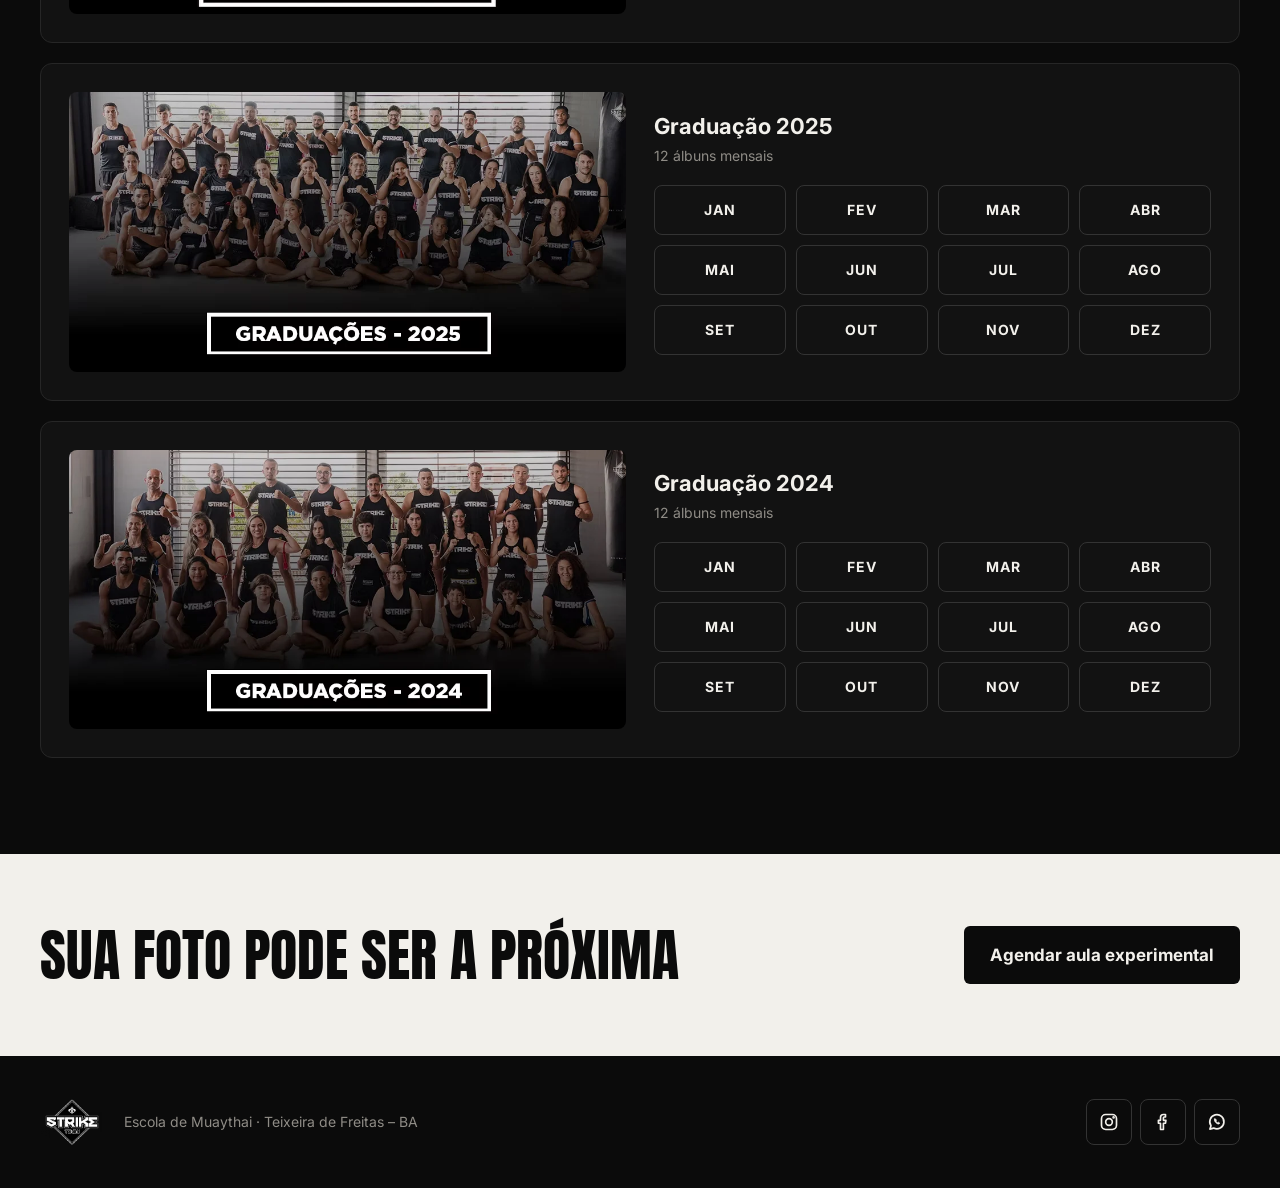
<file: fotos.html>
<!doctype html>
<html lang="pt-BR">
<head>
<meta charset="utf-8">
<title>Fotos — Strike Team</title>
<meta name="viewport" content="width=device-width, initial-scale=1">
<link rel="icon" href="img/logo.png">

<link rel="preconnect" href="https://fonts.googleapis.com">
<link href="https://fonts.googleapis.com/css2?family=Anton&amp;family=Inter:wght@400;500;600;700&amp;display=swap" rel="stylesheet">
<style>
body{margin:0;background:#0B0B0B}
a{color:#F2F0EB}a:hover{color:#FFFFFF}
.ph{background-color:#161616;background-image:repeating-linear-gradient(135deg,rgba(255,255,255,0.035) 0 2px,transparent 2px 14px);border:1px solid #262626}
.navlink{color:#BDBAB3;text-decoration:none}.navlink:hover{color:#F2F0EB}
.btn-w:hover{background:#D6D3CC !important}
.chip{border:1px solid #333;color:#F2F0EB;text-decoration:none}.chip:hover{background:#F2F0EB;color:#0B0B0B}
.ev:hover .ev-title{text-decoration:underline}
.ev:hover .ph{border-color:#F2F0EB}
.tab:hover{border-color:#F2F0EB !important}
.fx-icon{transition:background-color .25s,color .25s,border-color .25s}.fx-icon:hover{background:#F2F0EB;color:#0B0B0B !important;border-color:#F2F0EB !important}
</style>
<script>if(!(window.matchMedia&&matchMedia("(prefers-reduced-motion: reduce)").matches))document.documentElement.classList.add("js")</script>
<link rel="stylesheet" href="fx.css">
</head>
<body>



<div style="width: 100%; background: #0B0B0B; color: #F2F0EB; font-family: Inter, system-ui, sans-serif; font-size: 16px; line-height: 1.55">


<header style="border-bottom: 1px solid #1F1F1F">
<div style="max-width: 1200px; margin: 0 auto; padding: 18px 24px; display: flex; flex-wrap: wrap; align-items: center; justify-content: space-between; gap: 16px 32px">
<a href="index.html" style="display: flex; align-items: center; min-height: 44px">
<img src="img/logo.png" alt="Strike Team — início" style="height: 64px; width: auto; display: block">
</a>
<nav aria-label="Principal" style="display: flex; flex-wrap: wrap; gap: 8px 28px; font-size: 15px; font-weight: 500">
<a class="navlink" href="index.html">Início</a>
<a class="navlink" href="index.html#turmas">Turmas</a>
<a class="navlink" href="index.html#horarios">Horários</a>
<a class="navlink" href="fotos.html" aria-current="page" style="color: #F2F0EB; text-decoration: underline; text-underline-offset: 6px">Fotos</a>
<a class="navlink" href="index.html#contato">Contato</a>
</nav>
<div style="display: flex; align-items: center; gap: 8px">
<a class="fx-icon" href="https://www.instagram.com/striketeam.teixeira/" target="_blank" rel="noopener" aria-label="Instagram da Strike Team" style="width: 44px; height: 44px; border: 1px solid #333; border-radius: 8px; display: inline-flex; align-items: center; justify-content: center; color: #F2F0EB"><svg aria-hidden="true" width="20" height="20" viewBox="0 0 24 24" fill="none" stroke="currentColor" stroke-width="2" stroke-linecap="round" stroke-linejoin="round"><rect x="3" y="3" width="18" height="18" rx="5"></rect><circle cx="12" cy="12" r="4"></circle><circle cx="17.5" cy="6.5" r="0.6" fill="currentColor"></circle></svg></a>
<a class="fx-icon" href="https://wa.me/5573991831090" target="_blank" rel="noopener" aria-label="WhatsApp da Strike Team" style="width: 44px; height: 44px; border: 1px solid #333; border-radius: 8px; display: inline-flex; align-items: center; justify-content: center; color: #F2F0EB"><svg aria-hidden="true" width="20" height="20" viewBox="0 0 24 24" fill="none" stroke="currentColor" stroke-width="2" stroke-linecap="round" stroke-linejoin="round"><path d="M3.5 20.5l1.3-4A8.5 8.5 0 1 1 8 19.3l-4.5 1.2z"></path><path d="M9 8.6c-.3.9 0 2.4 1.4 3.9 1.5 1.6 3.1 2.1 4 1.9l.8-1.2-1.7-1-.9.8c-.9-.4-1.7-1.2-2.1-2.1l.8-.9-1-1.7L9 8.6z" fill="currentColor" stroke-width="1"></path></svg></a>
<a class="btn-w" href="https://wa.me/5573991831090?text=Ol%C3%A1!%20Quero%20agendar%20minha%20aula%20experimental%20na%20Strike%20Team." style="background: #FFFFFF; color: #0B0B0B; text-decoration: none; font-weight: 700; font-size: 15px; padding: 12px 20px; border-radius: 6px; min-height: 44px; box-sizing: border-box; display: inline-flex; align-items: center">Agendar aula experimental</a>
</div>
</div>
</header>


<section style="max-width: 1200px; margin: 0 auto; padding: 80px 24px 40px; display: flex; flex-direction: column; gap: 20px">
<p style="margin: 0; font-size: 13px; font-weight: 700; letter-spacing: 3px; text-transform: uppercase; color: #BDBAB3">Família Strike</p>
<h1 style="margin: 0; font-family: Anton, Impact, sans-serif; font-weight: 400; font-size: clamp(56px, 8vw, 104px); line-height: 0.95; text-transform: uppercase">Fotos</h1>
<p style="margin: 0; font-size: 19px; color: #BDBAB3; max-width: 36em">Graduações de todos os meses, eventos e momentos da equipe. Encontre o seu álbum.</p>
</section>


<section aria-label="Filtrar álbuns" style="max-width: 1200px; margin: 0 auto; padding: 0 24px 48px">
<div style="display: flex; flex-wrap: wrap; gap: 10px; border-bottom: 1px solid #1F1F1F; padding-bottom: 24px">
<button class="tab" type="button" data-f="todos" aria-pressed="true" style="border-radius: 999px; padding: 12px 22px; min-height: 46px; font-family: Inter, system-ui, sans-serif; font-size: 15px; font-weight: 700; cursor: pointer">Todos</button>
<button class="tab" type="button" data-f="graduacoes" aria-pressed="false" style="border-radius: 999px; padding: 12px 22px; min-height: 46px; font-family: Inter, system-ui, sans-serif; font-size: 15px; font-weight: 700; cursor: pointer">Graduações</button>
<button class="tab" type="button" data-f="eventos" aria-pressed="false" style="border-radius: 999px; padding: 12px 22px; min-height: 46px; font-family: Inter, system-ui, sans-serif; font-size: 15px; font-weight: 700; cursor: pointer">Eventos</button>
</div>
</section>


<div id="sec-eventos">
<section aria-labelledby="ev-title" style="max-width: 1200px; margin: 0 auto; padding: 0 24px 80px; display: flex; flex-direction: column; gap: 28px">
<h2 id="ev-title" style="margin: 0; font-family: Anton, Impact, sans-serif; font-weight: 400; font-size: 44px; line-height: 1; text-transform: uppercase">Eventos</h2>
<div style="display: flex; flex-wrap: wrap; gap: 20px">

<a class="ev" href="https://www.escolastriketeam.com/fotos-thailand-day" style="flex: 1 1 340px; min-width: 0; text-decoration: none; color: #F2F0EB; display: flex; flex-direction: column; gap: 14px">
<img src="img/thailand-day.webp" alt="Foto do evento Thailand Day" style="width: 100%; height: 460px; object-fit: cover; border-radius: 10px; display: block">
<div style="display: flex; flex-direction: column; gap: 2px">
<span style="font-size: 12px; font-weight: 700; letter-spacing: 2px; color: #8F8C86">EVENTO</span>
<span class="ev-title" style="font-size: 20px; font-weight: 700">Thailand Day</span>
</div>
</a>

</div>
</section>
</div>


<div id="sec-grad">
<section aria-labelledby="grad-title" style="max-width: 1200px; margin: 0 auto; padding: 0 24px 96px; display: flex; flex-direction: column; gap: 28px">
<div style="display: flex; flex-wrap: wrap; justify-content: space-between; align-items: flex-end; gap: 12px">
<h2 id="grad-title" style="margin: 0; font-family: Anton, Impact, sans-serif; font-weight: 400; font-size: 44px; line-height: 1; text-transform: uppercase">Graduações</h2>
<p style="margin: 0; color: #8F8C86; font-size: 15px">Escolha o ano e o mês da sua graduação</p>
</div>
<div style="display: flex; flex-direction: column; gap: 20px">

<article style="border: 1px solid #262626; border-radius: 12px; background: #121212; padding: 28px; display: flex; flex-wrap: wrap; gap: 28px; align-items: stretch">
<img src="img/graduacao-2026.webp" alt="Turma da graduação 2026 da Strike Team" style="flex: 1 1 420px; min-width: 0; width: 100%; height: auto; align-self: center; border-radius: 8px; display: block">
<div style="flex: 1 1 420px; min-width: 0; display: flex; flex-direction: column; gap: 18px; justify-content: center">
<div style="display: flex; flex-direction: column; gap: 2px">
<h3 style="margin: 0; font-size: 22px; font-weight: 700">Graduação 2026</h3>
<span style="font-size: 14px; color: #8F8C86">10 álbuns mensais</span>
</div>
<div style="display: grid; grid-template-columns: repeat(auto-fill, minmax(112px, 1fr)); gap: 10px">

<a class="chip" target="_blank" rel="noopener" href="https://www.escolastriketeam.com/janeiro-fotos-graduação-2026" style="border-radius: 8px; min-height: 48px; display: flex; align-items: center; justify-content: center; font-weight: 700; font-size: 14px; letter-spacing: 1px">JAN</a>

<a class="chip" target="_blank" rel="noopener" href="https://www.escolastriketeam.com/cópia-janeiro-2026-fotos-graduação" style="border-radius: 8px; min-height: 48px; display: flex; align-items: center; justify-content: center; font-weight: 700; font-size: 14px; letter-spacing: 1px">FEV</a>

<a class="chip" target="_blank" rel="noopener" href="https://www.escolastriketeam.com/março-2026-fotos-graduação" style="border-radius: 8px; min-height: 48px; display: flex; align-items: center; justify-content: center; font-weight: 700; font-size: 14px; letter-spacing: 1px">MAR</a>

<a class="chip" target="_blank" rel="noopener" href="https://www.escolastriketeam.com/abril-2026-fotos-graduação" style="border-radius: 8px; min-height: 48px; display: flex; align-items: center; justify-content: center; font-weight: 700; font-size: 14px; letter-spacing: 1px">ABR</a>

<a class="chip" target="_blank" rel="noopener" href="https://www.escolastriketeam.com/maio-2026-fotos-graduação" style="border-radius: 8px; min-height: 48px; display: flex; align-items: center; justify-content: center; font-weight: 700; font-size: 14px; letter-spacing: 1px">MAI</a>

<a class="chip" target="_blank" rel="noopener" href="https://www.escolastriketeam.com/junho-2026-fotos-graduação" style="border-radius: 8px; min-height: 48px; display: flex; align-items: center; justify-content: center; font-weight: 700; font-size: 14px; letter-spacing: 1px">JUN</a>

<a class="chip" target="_blank" rel="noopener" href="https://www.escolastriketeam.com/julho-2026-fotos-graduação" style="border-radius: 8px; min-height: 48px; display: flex; align-items: center; justify-content: center; font-weight: 700; font-size: 14px; letter-spacing: 1px">JUL</a>

<a class="chip" target="_blank" rel="noopener" href="https://www.escolastriketeam.com/agosto-2026-fotos-graduação" style="border-radius: 8px; min-height: 48px; display: flex; align-items: center; justify-content: center; font-weight: 700; font-size: 14px; letter-spacing: 1px">AGO</a>

<a class="chip" target="_blank" rel="noopener" href="https://www.escolastriketeam.com/setembro-2026-fotos-graduação" style="border-radius: 8px; min-height: 48px; display: flex; align-items: center; justify-content: center; font-weight: 700; font-size: 14px; letter-spacing: 1px">SET</a>

<a class="chip" target="_blank" rel="noopener" href="https://www.escolastriketeam.com/outubro-2026-fotos-graduação" style="border-radius: 8px; min-height: 48px; display: flex; align-items: center; justify-content: center; font-weight: 700; font-size: 14px; letter-spacing: 1px">OUT</a>

</div>
</div>
</article>

<article style="border: 1px solid #262626; border-radius: 12px; background: #121212; padding: 28px; display: flex; flex-wrap: wrap; gap: 28px; align-items: stretch">
<img src="img/graduacao-2025.webp" alt="Turma da graduação 2025 da Strike Team" style="flex: 1 1 420px; min-width: 0; width: 100%; height: auto; align-self: center; border-radius: 8px; display: block">
<div style="flex: 1 1 420px; min-width: 0; display: flex; flex-direction: column; gap: 18px; justify-content: center">
<div style="display: flex; flex-direction: column; gap: 2px">
<h3 style="margin: 0; font-size: 22px; font-weight: 700">Graduação 2025</h3>
<span style="font-size: 14px; color: #8F8C86">12 álbuns mensais</span>
</div>
<div style="display: grid; grid-template-columns: repeat(auto-fill, minmax(112px, 1fr)); gap: 10px">

<a class="chip" target="_blank" rel="noopener" href="https://www.escolastriketeam.com/janeiro-fotos-graduacao-25" style="border-radius: 8px; min-height: 48px; display: flex; align-items: center; justify-content: center; font-weight: 700; font-size: 14px; letter-spacing: 1px">JAN</a>

<a class="chip" target="_blank" rel="noopener" href="https://www.escolastriketeam.com/fevereiro-2025" style="border-radius: 8px; min-height: 48px; display: flex; align-items: center; justify-content: center; font-weight: 700; font-size: 14px; letter-spacing: 1px">FEV</a>

<a class="chip" target="_blank" rel="noopener" href="https://www.escolastriketeam.com/marco-2025-fotos-graduação" style="border-radius: 8px; min-height: 48px; display: flex; align-items: center; justify-content: center; font-weight: 700; font-size: 14px; letter-spacing: 1px">MAR</a>

<a class="chip" target="_blank" rel="noopener" href="https://www.escolastriketeam.com/abril-2025-graduacao" style="border-radius: 8px; min-height: 48px; display: flex; align-items: center; justify-content: center; font-weight: 700; font-size: 14px; letter-spacing: 1px">ABR</a>

<a class="chip" target="_blank" rel="noopener" href="https://www.escolastriketeam.com/maio-2025-fotos-graduação" style="border-radius: 8px; min-height: 48px; display: flex; align-items: center; justify-content: center; font-weight: 700; font-size: 14px; letter-spacing: 1px">MAI</a>

<a class="chip" target="_blank" rel="noopener" href="https://www.escolastriketeam.com/junho-2025" style="border-radius: 8px; min-height: 48px; display: flex; align-items: center; justify-content: center; font-weight: 700; font-size: 14px; letter-spacing: 1px">JUN</a>

<a class="chip" target="_blank" rel="noopener" href="https://www.escolastriketeam.com/f-graduacao-julho" style="border-radius: 8px; min-height: 48px; display: flex; align-items: center; justify-content: center; font-weight: 700; font-size: 14px; letter-spacing: 1px">JUL</a>

<a class="chip" target="_blank" rel="noopener" href="https://www.escolastriketeam.com/cópia-julho-2025-fotos-graduação" style="border-radius: 8px; min-height: 48px; display: flex; align-items: center; justify-content: center; font-weight: 700; font-size: 14px; letter-spacing: 1px">AGO</a>

<a class="chip" target="_blank" rel="noopener" href="https://www.escolastriketeam.com/cópia-agosto-2025-fotos-graduação" style="border-radius: 8px; min-height: 48px; display: flex; align-items: center; justify-content: center; font-weight: 700; font-size: 14px; letter-spacing: 1px">SET</a>

<a class="chip" target="_blank" rel="noopener" href="https://www.escolastriketeam.com/cópia-setembro-2025-fotos-graduação" style="border-radius: 8px; min-height: 48px; display: flex; align-items: center; justify-content: center; font-weight: 700; font-size: 14px; letter-spacing: 1px">OUT</a>

<a class="chip" target="_blank" rel="noopener" href="https://www.escolastriketeam.com/cópia-outubro-2025-fotos-graduação-1" style="border-radius: 8px; min-height: 48px; display: flex; align-items: center; justify-content: center; font-weight: 700; font-size: 14px; letter-spacing: 1px">NOV</a>

<a class="chip" target="_blank" rel="noopener" href="https://www.escolastriketeam.com/cópia-novembro-2025-fotos-graduação" style="border-radius: 8px; min-height: 48px; display: flex; align-items: center; justify-content: center; font-weight: 700; font-size: 14px; letter-spacing: 1px">DEZ</a>

</div>
</div>
</article>

<article style="border: 1px solid #262626; border-radius: 12px; background: #121212; padding: 28px; display: flex; flex-wrap: wrap; gap: 28px; align-items: stretch">
<img src="img/graduacao-2024.webp" alt="Turma da graduação 2024 da Strike Team" style="flex: 1 1 420px; min-width: 0; width: 100%; height: auto; align-self: center; border-radius: 8px; display: block">
<div style="flex: 1 1 420px; min-width: 0; display: flex; flex-direction: column; gap: 18px; justify-content: center">
<div style="display: flex; flex-direction: column; gap: 2px">
<h3 style="margin: 0; font-size: 22px; font-weight: 700">Graduação 2024</h3>
<span style="font-size: 14px; color: #8F8C86">12 álbuns mensais</span>
</div>
<div style="display: grid; grid-template-columns: repeat(auto-fill, minmax(112px, 1fr)); gap: 10px">

<a class="chip" target="_blank" rel="noopener" href="https://www.escolastriketeam.com/fotos-graduação-janeiro" style="border-radius: 8px; min-height: 48px; display: flex; align-items: center; justify-content: center; font-weight: 700; font-size: 14px; letter-spacing: 1px">JAN</a>

<a class="chip" target="_blank" rel="noopener" href="https://www.escolastriketeam.com/fotos-graduacao-fevereiro" style="border-radius: 8px; min-height: 48px; display: flex; align-items: center; justify-content: center; font-weight: 700; font-size: 14px; letter-spacing: 1px">FEV</a>

<a class="chip" target="_blank" rel="noopener" href="https://www.escolastriketeam.com/fotos-graduacao-marco" style="border-radius: 8px; min-height: 48px; display: flex; align-items: center; justify-content: center; font-weight: 700; font-size: 14px; letter-spacing: 1px">MAR</a>

<a class="chip" target="_blank" rel="noopener" href="https://www.escolastriketeam.com/fotos-graduacao-abril" style="border-radius: 8px; min-height: 48px; display: flex; align-items: center; justify-content: center; font-weight: 700; font-size: 14px; letter-spacing: 1px">ABR</a>

<a class="chip" target="_blank" rel="noopener" href="https://www.escolastriketeam.com/graduacao-2junho-2024" style="border-radius: 8px; min-height: 48px; display: flex; align-items: center; justify-content: center; font-weight: 700; font-size: 14px; letter-spacing: 1px">MAI</a>

<a class="chip" target="_blank" rel="noopener" href="https://www.escolastriketeam.com/fotos-graduacao-junho" style="border-radius: 8px; min-height: 48px; display: flex; align-items: center; justify-content: center; font-weight: 700; font-size: 14px; letter-spacing: 1px">JUN</a>

<a class="chip" target="_blank" rel="noopener" href="https://www.escolastriketeam.com/julho-fotos-graduacao" style="border-radius: 8px; min-height: 48px; display: flex; align-items: center; justify-content: center; font-weight: 700; font-size: 14px; letter-spacing: 1px">JUL</a>

<a class="chip" target="_blank" rel="noopener" href="https://www.escolastriketeam.com/agosto-fotos-graduacao" style="border-radius: 8px; min-height: 48px; display: flex; align-items: center; justify-content: center; font-weight: 700; font-size: 14px; letter-spacing: 1px">AGO</a>

<a class="chip" target="_blank" rel="noopener" href="https://www.escolastriketeam.com/setembro-fotos-graduação" style="border-radius: 8px; min-height: 48px; display: flex; align-items: center; justify-content: center; font-weight: 700; font-size: 14px; letter-spacing: 1px">SET</a>

<a class="chip" target="_blank" rel="noopener" href="https://www.escolastriketeam.com/graduacao-outubro" style="border-radius: 8px; min-height: 48px; display: flex; align-items: center; justify-content: center; font-weight: 700; font-size: 14px; letter-spacing: 1px">OUT</a>

<a class="chip" target="_blank" rel="noopener" href="https://www.escolastriketeam.com/cópia-novembro-fotos-graduação" style="border-radius: 8px; min-height: 48px; display: flex; align-items: center; justify-content: center; font-weight: 700; font-size: 14px; letter-spacing: 1px">NOV</a>

<a class="chip" target="_blank" rel="noopener" href="https://www.escolastriketeam.com/fotos-graduacao-dezembro" style="border-radius: 8px; min-height: 48px; display: flex; align-items: center; justify-content: center; font-weight: 700; font-size: 14px; letter-spacing: 1px">DEZ</a>

</div>
</div>
</article>

</div>
</section>
</div>


<section style="background: #F2F0EB; color: #0B0B0B">
<div style="max-width: 1200px; margin: 0 auto; padding: 72px 24px; display: flex; flex-wrap: wrap; gap: 24px; justify-content: space-between; align-items: center">
<h2 style="margin: 0; font-family: Anton, Impact, sans-serif; font-weight: 400; font-size: clamp(36px, 5vw, 56px); line-height: 1; text-transform: uppercase">Sua foto pode ser a próxima</h2>
<a href="https://wa.me/5573991831090?text=Ol%C3%A1!%20Quero%20agendar%20minha%20aula%20experimental%20na%20Strike%20Team." style="background: #0B0B0B; color: #F2F0EB; text-decoration: none; font-weight: 700; font-size: 17px; padding: 16px 26px; border-radius: 6px; min-height: 52px; box-sizing: border-box; display: inline-flex; align-items: center">Agendar aula experimental</a>
</div>
</section>


<footer style="max-width: 1200px; margin: 0 auto; padding: 40px 24px; display: flex; flex-wrap: wrap; justify-content: space-between; align-items: center; gap: 20px; font-size: 14px; color: #8F8C86">
<div style="display: flex; align-items: center; gap: 8px">
<img src="img/logo.png" alt="Strike Team" style="height: 52px; width: auto; display: block">
<span style="margin-left: 12px">Escola de Muaythai · Teixeira de Freitas – BA</span>
</div>
<div style="display: flex; gap: 8px">
<a class="fx-icon" href="https://www.instagram.com/striketeam.teixeira/" target="_blank" rel="noopener" aria-label="Instagram da Strike Team" style="width: 44px; height: 44px; border: 1px solid #333; border-radius: 8px; display: inline-flex; align-items: center; justify-content: center; color: #F2F0EB"><svg aria-hidden="true" width="20" height="20" viewBox="0 0 24 24" fill="none" stroke="currentColor" stroke-width="2" stroke-linecap="round" stroke-linejoin="round"><rect x="3" y="3" width="18" height="18" rx="5"></rect><circle cx="12" cy="12" r="4"></circle><circle cx="17.5" cy="6.5" r="0.6" fill="currentColor"></circle></svg></a>
<a class="fx-icon" href="https://facebook.com/striketeam.tx" target="_blank" rel="noopener" aria-label="Facebook da Strike Team" style="width: 44px; height: 44px; border: 1px solid #333; border-radius: 8px; display: inline-flex; align-items: center; justify-content: center; color: #F2F0EB"><svg aria-hidden="true" width="20" height="20" viewBox="0 0 24 24" fill="none" stroke="currentColor" stroke-width="2" stroke-linecap="round" stroke-linejoin="round"><path d="M15 3h-2.5A3.5 3.5 0 0 0 9 6.5V10H6.5v3.5H9V21h3.5v-7.5H15l.5-3.5h-3V7a1 1 0 0 1 1-1H15z"></path></svg></a>
<a class="fx-icon" href="https://wa.me/5573991831090" target="_blank" rel="noopener" aria-label="WhatsApp da Strike Team" style="width: 44px; height: 44px; border: 1px solid #333; border-radius: 8px; display: inline-flex; align-items: center; justify-content: center; color: #F2F0EB"><svg aria-hidden="true" width="20" height="20" viewBox="0 0 24 24" fill="none" stroke="currentColor" stroke-width="2" stroke-linecap="round" stroke-linejoin="round"><path d="M3.5 20.5l1.3-4A8.5 8.5 0 1 1 8 19.3l-4.5 1.2z"></path><path d="M9 8.6c-.3.9 0 2.4 1.4 3.9 1.5 1.6 3.1 2.1 4 1.9l.8-1.2-1.7-1-.9.8c-.9-.4-1.7-1.2-2.1-2.1l.8-.9-1-1.7L9 8.6z" fill="currentColor" stroke-width="1"></path></svg></a>
</div>
</footer>

</div>


<script>
(function(){var b=document.querySelectorAll('.tab'),e=document.getElementById('sec-eventos'),g=document.getElementById('sec-grad');
function set(v){b.forEach(function(x){var on=x.getAttribute('data-f')===v;x.setAttribute('aria-pressed',on?'true':'false');x.style.background=on?'#F2F0EB':'transparent';x.style.color=on?'#0B0B0B':'#F2F0EB';x.style.border='1px solid '+(on?'#F2F0EB':'#3A3A3A');});
e.style.display=v==='graduacoes'?'none':'';g.style.display=v==='eventos'?'none':'';}
b.forEach(function(x){x.addEventListener('click',function(){set(x.getAttribute('data-f'));});});set('todos');})();
</script>
<script src="fx.js"></script>
</body>
</html>
</file>
<file: fx.css>
/* Strike Team — animações e interações */
html{scroll-behavior:smooth}
section[id]{scroll-margin-top:96px}

/* barra de progresso de leitura */
.fx-progress{position:fixed;top:0;left:0;width:100%;height:3px;background:#F2F0EB;transform-origin:0 50%;transform:scaleX(0);z-index:200;pointer-events:none}

/* menu fixo com vidro ao rolar */
header.fx-header{position:sticky;top:0;z-index:100;background:rgba(11,11,11,1);transition:background-color .35s ease,box-shadow .35s ease}
header.fx-header.scrolled{background:rgba(11,11,11,.78);-webkit-backdrop-filter:blur(14px);backdrop-filter:blur(14px);box-shadow:0 10px 30px rgba(0,0,0,.35)}
header.fx-header img{transition:height .35s cubic-bezier(.2,.7,.2,1)}
header.fx-header.scrolled img{height:48px !important}
.navlink{position:relative}
.navlink::after{content:"";position:absolute;left:0;right:0;bottom:-6px;height:2px;background:#F2F0EB;transform:scaleX(0);transform-origin:right;transition:transform .35s cubic-bezier(.2,.7,.2,1)}
.navlink:hover::after,.navlink[aria-current="page"]::after{transform:scaleX(1);transform-origin:left}

/* entrada do topo */
.fx-line{display:block;overflow:hidden;padding-bottom:.08em;margin-bottom:-.08em}
.js .fx-line-in{display:inline-block;transform:translateY(110%);animation:fxLine 1.05s cubic-bezier(.2,.7,.2,1) forwards;animation-delay:calc(.15s + var(--i) * .16s)}
@keyframes fxLine{to{transform:none}}
.js .fx-hero-item{opacity:0;transform:translateY(26px);animation:fxUp .9s cubic-bezier(.2,.7,.2,1) forwards;animation-delay:calc(.5s + var(--i) * .12s)}
@keyframes fxUp{to{opacity:1;transform:none}}
.fx-hero-media{position:relative;overflow:hidden;border-radius:10px}
.fx-hero-media img{width:100%;height:118% !important;object-fit:cover;border-radius:0 !important;will-change:transform}
.js .fx-hero-media{animation:fxReveal 1.4s cubic-bezier(.2,.7,.2,1) .2s both}
@keyframes fxReveal{from{clip-path:inset(100% 0 0 0)}to{clip-path:inset(0 0 0 0)}}

/* "Para todos." preenche ao passar o mouse */
.fx-fill{background:linear-gradient(#F2F0EB,#F2F0EB) no-repeat 0 0/0% 100%;-webkit-background-clip:text;background-clip:text;transition:background-size .7s cubic-bezier(.2,.7,.2,1);cursor:default}
h1:hover .fx-fill{background-size:100% 100%}

/* revelar ao rolar */
.js .fx-reveal{opacity:0;transform:translateY(34px);transition:opacity .85s cubic-bezier(.2,.7,.2,1),transform .85s cubic-bezier(.2,.7,.2,1);transition-delay:var(--d,0ms)}
.js .fx-reveal.fx-in{opacity:1;transform:none}

/* faixas rolando */
.fx-marquee{overflow:hidden;border-top:1px solid #1F1F1F;border-bottom:1px solid #1F1F1F;padding:22px 0;background:#0B0B0B;user-select:none}
.fx-marquee.light{background:#F2F0EB;color:#0B0B0B;border-color:#F2F0EB}
.fx-track{display:flex;width:max-content;animation:fxMarquee 38s linear infinite}
.fx-marquee.rev .fx-track{animation-direction:reverse}
.fx-marquee:hover .fx-track{animation-play-state:paused}
.fx-track span{font-family:Anton,Impact,sans-serif;font-size:clamp(36px,5vw,64px);line-height:1;text-transform:uppercase;white-space:nowrap;padding-right:40px}
.fx-track .o{color:transparent;-webkit-text-stroke:1.5px currentColor}
.fx-marquee:not(.light) .fx-track .o{-webkit-text-stroke-color:#F2F0EB}
@keyframes fxMarquee{to{transform:translateX(-50%)}}

/* botões com brilho */
.fx-btn{position:relative;overflow:hidden;transition:transform .25s cubic-bezier(.2,.7,.2,1),box-shadow .25s ease,background-color .25s ease !important}
.fx-btn::after{content:"";position:absolute;top:0;bottom:0;left:-60%;width:40%;background:linear-gradient(100deg,transparent,rgba(255,255,255,.55),transparent);transform:skewX(-20deg);transition:left .7s cubic-bezier(.2,.7,.2,1);pointer-events:none}
.fx-btn:hover{transform:translateY(-3px);box-shadow:0 12px 28px rgba(0,0,0,.35)}
.fx-btn:hover::after{left:130%}
.fx-btn:active{transform:translateY(0) scale(.98)}

/* cartões 3D com luz seguindo o mouse */
.fx-tilt{position:relative;transform-style:preserve-3d;transition:transform .5s cubic-bezier(.2,.7,.2,1),border-color .3s ease}
.fx-tilt::before{content:"";position:absolute;inset:0;border-radius:inherit;background:radial-gradient(420px circle at var(--mx,50%) var(--my,50%),rgba(255,255,255,.10),transparent 45%);opacity:0;transition:opacity .3s;pointer-events:none}
.fx-tilt:hover::before{opacity:1}
.fx-tilt.moving{transition:transform .08s linear,border-color .3s ease}

/* zoom nas fotos */
.fx-zoom{overflow:hidden;border-radius:10px;display:block}
.fx-zoom img{transition:transform .9s cubic-bezier(.2,.7,.2,1),filter .5s ease;border-radius:0 !important}
a:hover .fx-zoom img,.fx-zoom:hover img{transform:scale(1.07)}
.fx-gray img{filter:grayscale(1)}
a:hover .fx-gray img,.fx-gray:hover img{filter:grayscale(0)}

/* lightbox */
[data-lightbox]{cursor:zoom-in}
.fx-lb{position:fixed;inset:0;z-index:300;background:rgba(5,5,5,.92);display:flex;align-items:center;justify-content:center;padding:24px;opacity:0;pointer-events:none;transition:opacity .35s ease;-webkit-backdrop-filter:blur(6px);backdrop-filter:blur(6px)}
.fx-lb.open{opacity:1;pointer-events:auto}
.fx-lb img{max-width:min(1200px,94vw);max-height:86vh;border-radius:10px;box-shadow:0 30px 80px rgba(0,0,0,.6);transform:scale(.92);transition:transform .45s cubic-bezier(.2,.7,.2,1)}
.fx-lb.open img{transform:scale(1)}
.fx-lb button{position:absolute;top:18px;right:18px;width:48px;height:48px;border-radius:50%;border:1px solid #444;background:#111;color:#F2F0EB;font-size:24px;cursor:pointer}
.fx-lb button:hover{background:#F2F0EB;color:#0B0B0B}

/* WhatsApp flutuante e voltar ao topo */
.fx-float{position:fixed;right:22px;z-index:150;display:flex;align-items:center;justify-content:center;border-radius:50%;transition:opacity .4s ease,transform .4s cubic-bezier(.2,.7,.2,1);opacity:0;transform:translateY(20px) scale(.8);pointer-events:none}
.fx-float.show{opacity:1;transform:none;pointer-events:auto}
.fx-wa{bottom:22px;width:62px;height:62px;background:#F2F0EB;color:#0B0B0B;box-shadow:0 10px 30px rgba(0,0,0,.45)}
.fx-wa::before{content:"";position:absolute;inset:0;border-radius:50%;border:2px solid #F2F0EB;animation:fxPulse 2.2s ease-out infinite}
@keyframes fxPulse{from{transform:scale(1);opacity:.8}to{transform:scale(1.7);opacity:0}}
.fx-wa .tip{position:absolute;right:76px;white-space:nowrap;background:#F2F0EB;color:#0B0B0B;font:700 14px Inter,system-ui,sans-serif;padding:10px 14px;border-radius:6px;opacity:0;transform:translateX(8px);transition:opacity .3s,transform .3s;pointer-events:none}
.fx-wa:hover .tip{opacity:1;transform:none}
.fx-top{bottom:98px;width:46px;height:46px;background:#161616;border:1px solid #3A3A3A;color:#F2F0EB;cursor:pointer}
.fx-top:hover{background:#F2F0EB;color:#0B0B0B}

/* perguntas frequentes com abertura suave */
details summary{transition:color .25s}
details summary:hover{color:#FFFFFF}
.plus{display:inline-block;transition:transform .35s cubic-bezier(.2,.7,.2,1) !important}

/* troca de abas na página de fotos */
.fx-swap{animation:fxSwap .6s cubic-bezier(.2,.7,.2,1)}
@keyframes fxSwap{from{opacity:0;transform:translateY(24px)}to{opacity:1;transform:none}}
.tab{transition:background-color .3s ease,color .3s ease,border-color .3s ease,transform .2s ease}
.tab:active{transform:scale(.96)}
.chip{transition:background-color .25s ease,color .25s ease,transform .25s cubic-bezier(.2,.7,.2,1)}
.chip:hover{transform:translateY(-3px)}

/* quem prefere menos movimento */
@media (prefers-reduced-motion: reduce){
  *,*::before,*::after{animation:none !important;transition:none !important;scroll-behavior:auto !important}
  .fx-track{transform:none !important}
}

/* no celular o menu não fica fixo (ocuparia muito da tela) */
@media (max-width: 760px){
  header.fx-header{position:relative}
  .fx-wa{width:56px;height:56px;right:16px;bottom:16px}
  .fx-wa .tip{display:none}
  .fx-top{right:21px;bottom:86px}
}
</file>
